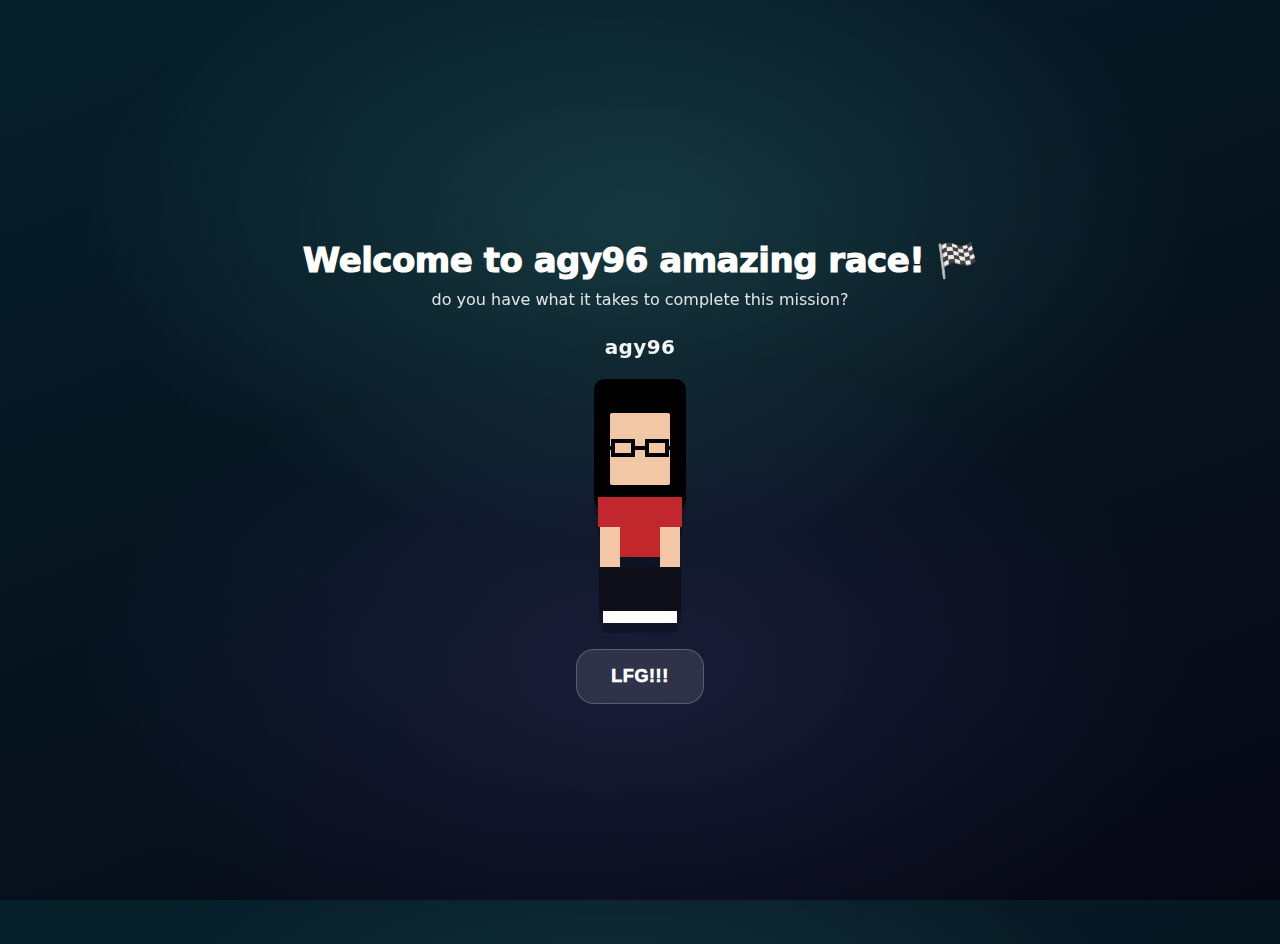
<file: index.html>
<!doctype html>
<html>
<head>
<meta charset="utf-8"/>
<meta name="viewport" content="width=device-width,initial-scale=1,maximum-scale=1,user-scalable=no"/>
<title>agy96 Amazing Race</title>

<style>
@media (max-height: 700px){
  .pixel{
    transform:scale(0.9);
  }
}
  
  html,body{
    margin:0;height:100%;
    /* More contrast so black hair shows */
    background:
      radial-gradient(900px 520px at 50% 25%, rgba(120,255,235,0.14), transparent 62%),
      radial-gradient(900px 520px at 50% 75%, rgba(160,120,255,0.12), transparent 62%),
      linear-gradient(160deg,#06202a,#070714);
    font-family:system-ui,-apple-system,Segoe UI,Roboto,Arial;
    color:#fff;
  }

  #wrap{
    height:100%;
    display:flex;
    flex-direction:column;
    align-items:center;
    justify-content:center;
    text-align:center;
    padding:22px;
  }

  h1{
    font-size:34px;
    margin:0 0 10px;
    font-weight:1000;
    letter-spacing:-0.5px;
  }

  .sub{
    opacity:0.88;
    font-size:16px;
    margin-bottom:18px;
  }

  /* plain label */
  .nameLabel{
    font-weight:900;
    opacity:0.95;
    margin: 8px 0 10px;
    letter-spacing:0.4px;
    font-size:20px;
  }

  /* ===== PIXEL CHARACTER (block parts, easy to tweak) ===== */
  .pixel{
    width:140px;
    height:220px;
    position:relative;
    margin: 10px 0 50px;   /* more bottom space */
    image-rendering:pixelated;
    filter: drop-shadow(0 10px 0 rgba(0,0,0,0.22));
  }

  /* Long hair */
  .hair{
    position:absolute;
    width:92px;
    height:130px;
    background:#000;
    top:0;
    left:50%;
    transform:translateX(-50%);
    border-radius:10px;
  }

  /* Face sits INSIDE hair (prevents “mask” look) */
  .face{
    position:absolute;
    width:60px;
    height:72px;
    background:#f1c7a6;
    top:34px;
    left:50%;
    transform:translateX(-50%);
    border-radius:2px;
  }

  /* Glasses: --[]--[]-- */
  .glasses{
    position:absolute;
    top:60px;
    left:50%;
    transform:translateX(-50%);
    display:flex;
    align-items:center;
    gap:0;
  }
  .glasses .side{
    width:12px;
    height:4px;
    background:#000;
  }
  .glasses .lens{
    width:24px;
    height:18px;
    border:4px solid #000;
    box-sizing:border-box;
    background:transparent;
  }
  .glasses .bridge{
    width:10px;
    height:4px;
    background:#000;
  }

  /* ===== RED T-SHIRT ===== */
.body{
  position:absolute;
  top:118px;
  left:50%;
  transform:translateX(-50%);
  width:80px;
  height:60px;
  background:#c1272d;
}

/* short sleeves */
.sleeve{
  position:absolute;
  top:118px;
  width:24px;
  height:30px;
  background:#c1272d;
}
.sleeve.left{ left:28px; }
.sleeve.right{ right:28px; }

/* arms start below sleeves */
.arm{
  position:absolute;
  top:148px;
  width:20px;
  height:48px;
  background:#f1c7a6;
}
.arm.left{ left:30px; }
.arm.right{ right:30px; }



  /* Pants + shoes */
  .pants{
  position:absolute;
  top:188px;   /* move slightly down */
  left:50%;
  transform:translateX(-50%);
  width:82px;
  height:46px;
  background:#0e0e18;
}


  .shoes{
    position:absolute;
    top:232px;
    left:50%;
    transform:translateX(-50%);
    width:74px;
    height:12px;
    background:#fff;
  }

  button{
    padding:16px 34px;
    border-radius:18px;
    border:1px solid rgba(255,255,255,0.22);
    background:rgba(255,255,255,0.10);
    color:#fff;
    font-weight:1000;
    font-size:18px;
    letter-spacing:0.6px;
  }
  button:active{ transform:scale(0.98); }
</style>
</head>

<body>
<div id="wrap">
  <h1>Welcome to agy96 amazing race! 🏁</h1>
  <div class="sub">do you have what it takes to complete this mission?</div>

  <div class="nameLabel">agy96</div>

  <div class="pixel">
    <div class="hair"></div>
    <div class="face"></div>

    <div class="glasses">
      <div class="side"></div>
      <div class="lens"></div>
      <div class="bridge"></div>
      <div class="lens"></div>
      <div class="side"></div>
    </div>

    <div class="body"></div>
<div class="sleeve left"></div>
<div class="sleeve right"></div>

<div class="arm left"></div>
<div class="arm right"></div>


    <div class="pants"></div>
    <div class="shoes"></div>
  </div>

  <button id="goBtn">LFG!!!</button>
</div>

<!-- BGM -->
<audio id="bgm" src="./arcade.mp3" preload="auto" loop></audio>

<script>
  document.getElementById("goBtn").addEventListener("click", () => {
    if (window.tryPlayBgm) window.tryPlayBgm();
    location.href = "./tampines.html";
  });
</script>
<script src="./js/bgm.js"></script>
</body>
</html>
</file>
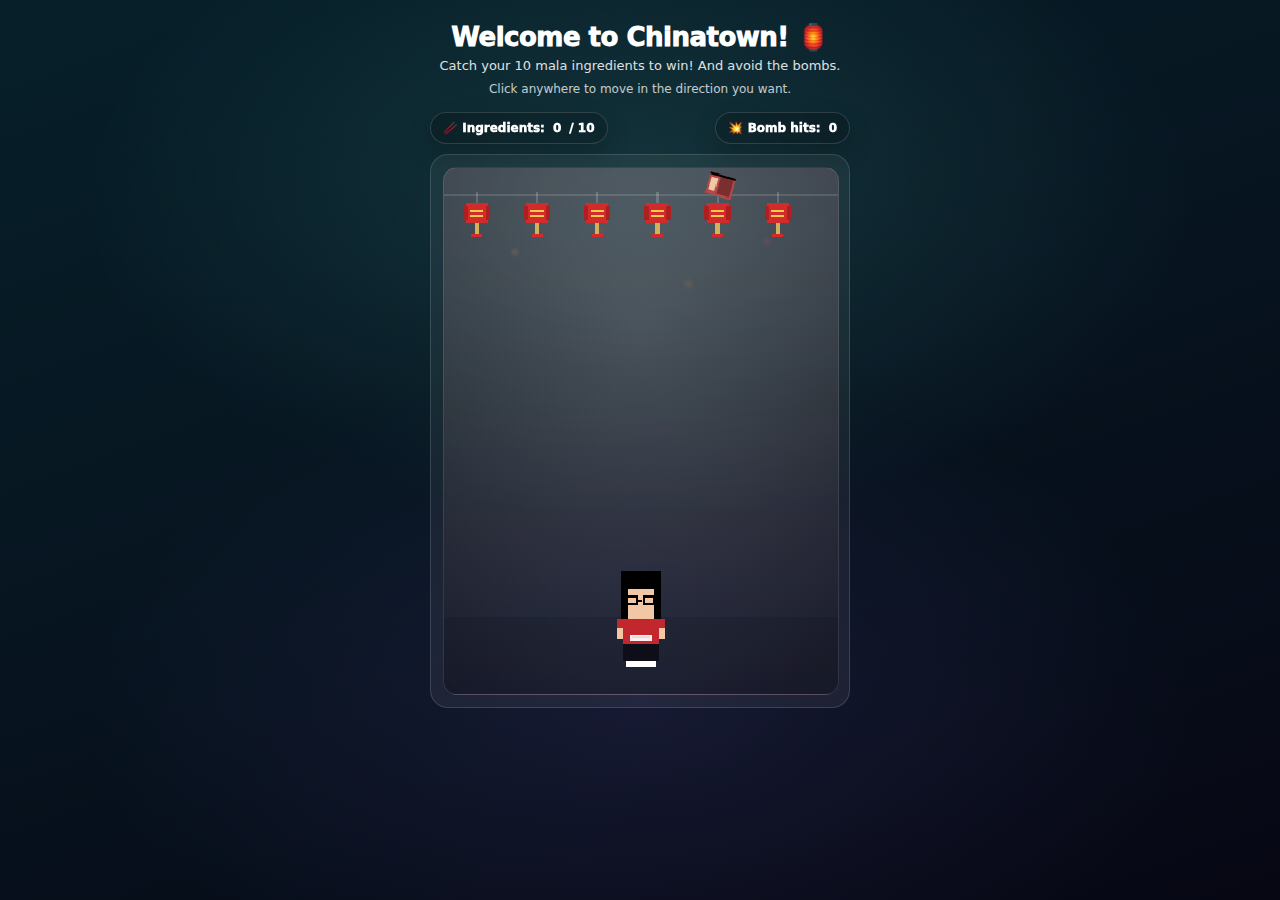
<file: chinatown.html>
<!doctype html>
<html>
<head>
<meta charset="utf-8"/>
<meta name="viewport" content="width=device-width,initial-scale=1,maximum-scale=1,user-scalable=no"/>
<title>Welcome to Chinatown!</title>

<style>
  :root{
    --maxw: 420px;
    --stroke: rgba(255,255,255,0.14);
  }

  html,body{
    margin:0;height:100%;
    font-family:system-ui,-apple-system,Segoe UI,Roboto,Arial;
    color:#fff;
    background:
      radial-gradient(900px 520px at 50% 22%, rgba(120,255,235,0.12), transparent 62%),
      radial-gradient(900px 520px at 50% 78%, rgba(160,120,255,0.10), transparent 62%),
      linear-gradient(160deg,#06202a,#070714);
  }

  .wrap{
    height:100%;
    display:flex;
    flex-direction:column;
    align-items:center;
    justify-content:flex-start;
    padding:16px 14px 14px;
    box-sizing:border-box;
  }

  h1{
    margin:6px 0 6px;
    font-weight:1000;
    letter-spacing:-0.5px;
    font-size:26px;
    text-align:center;
  }

  .sub{
    margin:0 0 8px;
    opacity:0.86;
    text-align:center;
    font-size:13px;
    line-height:1.25;
  }

  .hint{
    margin:0 0 10px;
    opacity:0.75;
    text-align:center;
    font-size:12px;
  }

  /* Hide title/subtitle/hint when win scene shows */
  .titleBlock.hide{ display:none; }

  .hud{
    width:min(var(--maxw), 94vw);
    display:flex;
    align-items:center;
    justify-content:space-between;
    margin:6px 0 10px;
  }

  .pill{
    display:inline-flex;
    align-items:center;
    gap:8px;
    padding:8px 12px;
    border-radius:999px;
    border:1px solid var(--stroke);
    background:rgba(0,0,0,0.20);
    backdrop-filter: blur(6px);
    box-shadow: 0 10px 24px rgba(0,0,0,0.18);
    font-weight:1000;
    font-size:12px;
  }

  .stageCard{
    width:min(var(--maxw), 94vw);
    border:1px solid rgba(255,255,255,0.14);
    background:rgba(255,255,255,0.06);
    border-radius:18px;
    padding:12px;
    box-sizing:border-box;
  }

  .stage{
    position:relative;
    width:100%;
    aspect-ratio: 3 / 4;
    border-radius:14px;
    overflow:hidden;
    border:1px solid rgba(255,255,255,0.10);
    background:
      radial-gradient(120% 120% at 50% 30%, rgba(255,255,255,0.10) 0%, rgba(0,0,0,0.10) 65%, rgba(0,0,0,0.18) 100%),
      linear-gradient(180deg, rgba(255,80,120,0.07), rgba(0,0,0,0.00)),
      linear-gradient(180deg, rgba(255,255,255,0.10), rgba(0,0,0,0.06));
  }

  /* subtle lantern glow dots */
  .stage:before{
    content:"";
    position:absolute; inset:0;
    background:
      radial-gradient(10px 10px at 18% 16%, rgba(255,180,80,0.18), transparent 60%),
      radial-gradient(10px 10px at 82% 14%, rgba(255,80,120,0.16), transparent 60%),
      radial-gradient(12px 12px at 62% 22%, rgba(255,180,80,0.12), transparent 60%),
      radial-gradient(10px 10px at 40% 12%, rgba(255,80,120,0.12), transparent 60%);
    pointer-events:none;
    opacity:0.85;
  }

  canvas{
    width:100%;
    height:100%;
    display:block;
    image-rendering:pixelated;
  }

  /* Win scene */
  .winWrap{
    width:min(var(--maxw), 94vw);
    display:none;
    flex-direction:column;
    align-items:center;
    gap:14px;
    margin-top:10px;
  }
  .winWrap.show{ display:flex; }

  .winText{
    width:min(var(--maxw), 94vw);
    text-align:center;
    font-weight:1000;
    font-size:16px;
    line-height:1.25;
  }

  .eatStage{
    width:min(var(--maxw), 94vw);
    border:1px solid rgba(255,255,255,0.14);
    background:rgba(255,255,255,0.06);
    border-radius:18px;
    padding:12px;
    box-sizing:border-box;
  }
  .eatBox{
    position:relative;
    width:100%;
    aspect-ratio: 3 / 2;
    border-radius:14px;
    overflow:hidden;
    border:1px solid rgba(255,255,255,0.10);
    background:
      radial-gradient(120% 120% at 50% 30%, rgba(255,255,255,0.10) 0%, rgba(0,0,0,0.10) 65%, rgba(0,0,0,0.18) 100%),
      linear-gradient(180deg, rgba(255,80,120,0.06), rgba(0,0,0,0.00));
  }

  .btn{
    width:min(var(--maxw), 94vw);
    padding:16px 18px;
    border-radius:18px;
    border:1px solid rgba(255,255,255,0.22);
    background:rgba(255,255,255,0.10);
    color:#fff;
    font-weight:1000;
    font-size:16px;
    letter-spacing:0.4px;
  }
  .btn:active{ transform:scale(0.98); }

  .gameWrap.hide{ display:none; }

  @media (max-width: 360px){
    h1{ font-size:24px; }
    .sub{ font-size:12px; }
    .pill{ font-size:11px; }
  }
</style>
</head>

<body>
<div class="wrap">

  <div class="titleBlock" id="titleBlock">
    <h1>Welcome to Chinatown! 🏮</h1>
    <div class="sub">Catch your 10 mala ingredients to win! And avoid the bombs.</div>
    <div class="hint">Click anywhere to move in the direction you want.</div>
  </div>

  <div class="hud gameWrap" id="gameHud">
    <div class="pill">🥢 Ingredients: <span id="score">0</span> / 10</div>
    <div class="pill">💥 Bomb hits: <span id="hits">0</span></div>
  </div>

  <div class="stageCard gameWrap" id="gameWrap">
    <div class="stage">
      <canvas id="game" width="360" height="480" aria-label="Chinatown falling ingredients game"></canvas>
    </div>
  </div>

  <!-- WIN SCENE -->
  <div class="winWrap" id="winWrap">
    <div class="winText">Congrats! Let’s get you full before your adventure continues.</div>
    <div class="eatStage">
      <div class="eatBox">
        <canvas id="eat" width="360" height="240" aria-label="agy96 eating scene"></canvas>
      </div>
    </div>
    <button class="btn" id="fullBtn">Click when you’re full</button>
  </div>

</div>

<audio id="bgm" src="./arcade.mp3" loop></audio>

<script>
/* =========================
   SETTINGS YOU CAN EDIT
========================= */

const WIN_TARGET = 10;



/* =========================
   GAME CANVAS
========================= */
const canvas = document.getElementById("game");
const ctx = canvas.getContext("2d");

const scoreEl = document.getElementById("score");
const hitsEl  = document.getElementById("hits");
const gameWrap = document.getElementById("gameWrap");
const gameHud  = document.getElementById("gameHud");
const titleBlock = document.getElementById("titleBlock");

const winWrap = document.getElementById("winWrap");
const fullBtn = document.getElementById("fullBtn");

let running = true;
let score = 0;
let bombHits = 0;
let shake = 0;

const W = canvas.width;
const H = canvas.height;

/* Player (size matches your “good earlier version”) */
const player = {
  x: W/2,
  y: H - 52,
  tx: W/2,
  w: 26,
  h: 44
};

const drops = [];
let spawnTimer = 0;

const TYPES = [
  { kind:"ingredient", name:"cabbage" },
  { kind:"ingredient", name:"mushroom" },
  { kind:"ingredient", name:"beef" },
  { kind:"ingredient", name:"tofu" },
  { kind:"ingredient", name:"lotus" },
  { kind:"ingredient", name:"chili" },
  { kind:"bomb",       name:"bomb" }
];

function rand(min,max){ return Math.random()*(max-min)+min; }
function clamp(v,a,b){ return Math.max(a, Math.min(b,v)); }

function spawn(){
  const isBomb = Math.random() < 0.20;
  const pick = isBomb ? TYPES.find(x=>x.name==="bomb") : TYPES[Math.floor(rand(0,6))];
  drops.push({
    kind: pick.kind,
    name: pick.name,
    x: rand(18, W-18),
    y: -20,
    vy: rand(1.6, 2.4) + Math.min(1.2, score*0.06),
    rot: rand(0, Math.PI*2),
    vr: rand(-0.04, 0.04)
  });
}

function rectHit(ax,ay,aw,ah, bx,by,bw,bh){
  return ax < bx+bw && ax+aw > bx && ay < by+bh && ay+ah > by;
}

/* =========================
   BACKGROUND
========================= */
function bg(){
  ctx.clearRect(0,0,W,H);
  ctx.fillStyle = "rgba(0,0,0,0.10)";
  ctx.fillRect(0, H-70, W, 70);

  ctx.globalAlpha = 0.9;
  ctx.fillStyle = "rgba(255,255,255,0.14)";
  ctx.fillRect(0, 24, W, 2);
  ctx.globalAlpha = 1;

  for(let i=0;i<6;i++){
    const lx = 30 + i*55;
    drawLantern(lx, 34, 1);
  }
}

function drawLantern(x,y,s){
  ctx.save();
  ctx.translate(x,y);
  ctx.scale(s,s);
  ctx.fillStyle="rgba(255,255,255,0.18)";
  ctx.fillRect(-1,-12,2,12);
  ctx.fillStyle="#d22b2b";
  ctx.fillRect(-10,-2,20,18);
  ctx.fillStyle="#b01f1f";
  ctx.fillRect(-12,1,4,12);
  ctx.fillRect(8,1,4,12);
  ctx.fillStyle="#f2c94c";
  ctx.fillRect(-6,4,12,2);
  ctx.fillRect(-6,9,12,2);
  ctx.fillStyle="#d1b15a";
  ctx.fillRect(-2,16,4,10);
  ctx.fillStyle="#d22b2b";
  ctx.fillRect(-5,26,10,3);
  ctx.restore();
}

/* =========================
   GLASSES (single source of truth)
   draws: --[]-[]-- with bridge + temple arms
========================= */
function drawGlasses(g, x, y, lensW, lensH, thick, gap, armLen){
  g.fillStyle = "#000";

  // left lens
  g.fillRect(x, y, lensW, thick);
  g.fillRect(x, y, thick, lensH);
  g.fillRect(x, y + lensH - thick, lensW, thick);
  g.fillRect(x + lensW - thick, y, thick, lensH);

  // right lens
  const rx = x + lensW + gap;
  g.fillRect(rx, y, lensW, thick);
  g.fillRect(rx, y, thick, lensH);
  g.fillRect(rx, y + lensH - thick, lensW, thick);
  g.fillRect(rx + lensW - thick, y, thick, lensH);

  // bridge (centered on lens midline)
  const armY = y + Math.floor(lensH / 2); // <-- use midline for arms AND bridge
  const bridgeW = Math.max(3, gap - 1);
  g.fillRect(x + lensW, armY, bridgeW, 2);

  // temple arms (same midline so you always see the “--”)
  g.fillRect(x - armLen, armY, armLen, 2);
  g.fillRect(rx + lensW, armY, armLen, 2);
}

/* =========================
   GAMEPLAY AVATAR (small + plate)
   - same “old good” proportions
   - fixes: glasses arms + higher position
   - fixes: not sleeveless (adds sleeves)
========================= */
function drawAgyGameplay(px, py){
  const x = px, y = py;

  // hair (simple rectangular blob like you want)
  ctx.fillStyle="#000";
  ctx.fillRect(x-18, y-60, 36, 60);

  // face
  ctx.fillStyle="#f1c7a6";
  ctx.fillRect(x-12, y-44, 24, 28);

  // glasses (nudge right + shorter temple arms so it stays on the face)
  const gy = y - 38;
  const lensW = 11, lensH = 9;
  const thick = 2, gap = 5, armLen = 4;   // <-- armLen reduced
  const leftX = x - 14;                   // <-- moved right (was x-16)
  drawGlasses(ctx, leftX, gy, lensW, lensH, thick, gap, armLen);

  // shirt
  ctx.fillStyle="#c1272d";
  ctx.fillRect(x-16, y-16, 32, 22);

  // sleeves (so it’s not sleeveless)
  ctx.fillRect(x-22, y-16, 6, 8);
  ctx.fillRect(x+16, y-16, 6, 8);

  // arms
  ctx.fillStyle="#f1c7a6";
  ctx.fillRect(x-22, y-8, 6, 10);
  ctx.fillRect(x+16, y-8, 6, 10);

  // plate
  ctx.fillStyle="rgba(255,255,255,0.92)";
  ctx.fillRect(x-10, y-2, 20, 6);
  ctx.fillStyle="rgba(0,0,0,0.08)";
  ctx.fillRect(x-8, y-1, 16, 2);

  // pants + shoes
  ctx.fillStyle="#0e0e18";
  ctx.fillRect(x-16, y+6, 32, 16);

  ctx.fillStyle="#fff";
  ctx.fillRect(x-14, y+22, 28, 5);
}

/* =========================
   FALLING OBJECTS
========================= */
function drawDrop(d){
  ctx.save();
  ctx.translate(d.x, d.y);
  ctx.rotate(d.rot);

  if(d.kind === "bomb"){
    ctx.fillStyle="#222";
    ctx.fillRect(-12,-10,24,20);
    ctx.fillStyle="#111";
    ctx.fillRect(-10,-8,20,16);
    ctx.fillStyle="#888";
    ctx.fillRect(-4,-16,8,6);
    ctx.fillStyle="#f2c94c";
    ctx.fillRect(4,-16,6,3);
    ctx.fillStyle="#ff5b5b";
    ctx.fillRect(10,-17,3,3);
  } else {
    if(d.name==="cabbage"){
      ctx.fillStyle="#5ecb6a"; ctx.fillRect(-12,-12,24,24);
      ctx.fillStyle="#7fe68a"; ctx.fillRect(-6,-10,12,20);
      ctx.fillStyle="#43a754"; ctx.fillRect(-10,-6,20,12);
    }
    if(d.name==="mushroom"){
      ctx.fillStyle="#c94b4b"; ctx.fillRect(-14,-12,28,16);
      ctx.fillStyle="#fff";    ctx.fillRect(-8,-6,4,4);
      ctx.fillRect(0,-8,4,4);
      ctx.fillRect(6,-4,4,4);
      ctx.fillStyle="#e8d8c2"; ctx.fillRect(-6,4,12,14);
      ctx.fillStyle="#000";    ctx.fillRect(-14,-12,28,2);
    }
    if(d.name==="beef"){
      ctx.fillStyle="#b44949"; ctx.fillRect(-12,-10,24,20);
      ctx.fillStyle="#f1c7a6"; ctx.fillRect(-10,-6,6,12);
      ctx.fillStyle="#7a2e2e"; ctx.fillRect(-2,-8,12,16);
      ctx.fillStyle="#000";    ctx.fillRect(-12,-10,24,2);
    }
    if(d.name==="tofu"){
      ctx.fillStyle="#f2f2f2"; ctx.fillRect(-12,-12,24,24);
      ctx.fillStyle="#d8d8d8"; ctx.fillRect(-12,8,24,4);
      ctx.fillStyle="#b6e4c3"; ctx.fillRect(-6,-6,4,4);
      ctx.fillRect(2,0,4,4);
    }
    if(d.name==="lotus"){
      ctx.fillStyle="#f6d1c9"; ctx.fillRect(-12,-12,24,24);
      ctx.fillStyle="#eab2a7"; ctx.fillRect(-8,-8,16,16);
      ctx.fillStyle="#f6d1c9";
      ctx.fillRect(-5,-5,3,3);
      ctx.fillRect(2,-4,3,3);
      ctx.fillRect(-1,2,3,3);
    }
    if(d.name==="chili"){
      ctx.fillStyle="#ff3b3b"; ctx.fillRect(-12,-6,24,12);
      ctx.fillStyle="#b01f1f"; ctx.fillRect(-6,-8,12,16);
      ctx.fillStyle="#43a754"; ctx.fillRect(10,-10,4,6);
    }
  }
  ctx.restore();
}

/* =========================
   INPUT
========================= */
function onTap(clientX){
  tryPlayBgm();
  const rect = canvas.getBoundingClientRect();
  const x = (clientX - rect.left) * (canvas.width / rect.width);
  player.tx = clamp(x, 20, W-20);
}

canvas.addEventListener("mousedown", (e)=> onTap(e.clientX));
canvas.addEventListener("touchstart", (e)=>{
  const t = e.touches[0];
  onTap(t.clientX);
}, {passive:true});

/* =========================
   LOOP
========================= */
function step(){
  if(!running) return;

  // spawn
  spawnTimer++;
  if(spawnTimer > 28){
    spawnTimer = 0;
    spawn();
  }

  // player easing
  player.x += (player.tx - player.x) * 0.18;

  // update drops
  for(let i=drops.length-1;i>=0;i--){
    const d = drops[i];
    d.y += d.vy;
    d.rot += d.vr;

    const pBox = { x: player.x - player.w/2, y: player.y - player.h, w: player.w, h: player.h };
    const dBox = { x: d.x - 14, y: d.y - 14, w: 28, h: 28 };

    if(rectHit(pBox.x,pBox.y,pBox.w,pBox.h, dBox.x,dBox.y,dBox.w,dBox.h)){
      drops.splice(i,1);

      if(d.kind === "bomb"){
        bombHits++;
        hitsEl.textContent = bombHits;
        shake = 10;
        score = Math.max(0, score-1);
        scoreEl.textContent = score;
      } else {
        score++;
        scoreEl.textContent = score;
        if(score >= WIN_TARGET){
          win();
          return;
        }
      }
    } else if(d.y > H + 30){
      drops.splice(i,1);
    }
  }

  // draw
  ctx.save();
  if(shake>0){
    shake *= 0.85;
    ctx.translate(rand(-shake, shake), rand(-shake, shake));
  }

  bg();
  for(const d of drops) drawDrop(d);
  drawAgyGameplay(player.x, player.y);

  ctx.restore();
  requestAnimationFrame(step);
}
requestAnimationFrame(step);

/* =========================
   WIN FLOW
========================= */
function win(){
  running = false;
  gameWrap.classList.add("hide");
  gameHud.classList.add("hide");
  titleBlock.classList.add("hide");
  winWrap.classList.add("show");
  startEatingScene();
}

/* =========================
   EATING SCENE (keep old vibe)
   - restore full avatar
   - only change glasses to --[]-[]--
   - utensil closer to hand
========================= */
const eatCanvas = document.getElementById("eat");
const eatCtx = eatCanvas.getContext("2d");
let eatTick = 0;

function drawTextLabel(g, text, x, y){
  g.save();
  g.font = "900 14px system-ui, -apple-system, Segoe UI, Roboto, Arial"; // smaller
  g.textAlign = "center";
  g.fillStyle = "rgba(0,0,0,0.35)";
  g.fillText(text, x+2, y+2);
  g.fillStyle = "#fff";
  g.fillText(text, x, y);
  g.restore();
}


function drawAgyEating(g, cx, cy){
  // hair (old look)
  g.fillStyle="#000";
  g.fillRect(cx-20, cy-70, 40, 60);

  // face
  g.fillStyle="#f1c7a6";
  g.fillRect(cx-14, cy-56, 28, 28);

  // glasses (old-size, but with temple arms + bridge)
  const lensW = 12, lensH = 9;
  const thick = 2, gap = 5, armLen = 7;
  const gy = cy - 50;     // keep nice placement
  const leftX = cx - 18;
  drawGlasses(g, leftX, gy, lensW, lensH, thick, gap, armLen);

  // shirt
  g.fillStyle="#c1272d";
  g.fillRect(cx-18, cy-28, 36, 22);

  // arm (towards utensil)
  g.fillStyle="#f1c7a6";
  g.fillRect(cx+18, cy-18, 10, 10);
}

function drawEating(){
  eatTick++;

  const W2 = eatCanvas.width;
  const H2 = eatCanvas.height;
  eatCtx.clearRect(0,0,W2,H2);

  // table
  eatCtx.fillStyle="rgba(0,0,0,0.20)";
  eatCtx.fillRect(0, H2-60, W2, 60);

  // plate
  eatCtx.fillStyle="rgba(255,255,255,0.92)";
  eatCtx.fillRect(W2/2-60, H2-78, 120, 18);
  eatCtx.fillStyle="rgba(0,0,0,0.10)";
  eatCtx.fillRect(W2/2-52, H2-72, 104, 6);

  // food dots
  for(let i=0;i<10;i++){
    eatCtx.fillStyle = i%2? "#ff5b5b":"#57b15f";
    eatCtx.fillRect(W2/2-45 + (i*9), H2-74 + (i%3), 4, 4);
  }

  const cx = W2/2;
  const cy = H2-84;

  // label (no pill)
  drawTextLabel(eatCtx, "agy96", cx, cy-92);

  // avatar (restored)
  drawAgyEating(eatCtx, cx, cy);

  // utensil (closer to hand)
  const bob = Math.sin(eatTick*0.18) * 6;
  eatCtx.fillStyle="#d1b15a";
  eatCtx.fillRect(cx+22, cy-22 + bob, 4, 18);   // moved from +40 to +30
  eatCtx.fillStyle="#fff";
  eatCtx.fillRect(cx+20, cy-28 + bob, 8, 6);

  if(winWrap.classList.contains("show")){
    requestAnimationFrame(drawEating);
  }
}

function startEatingScene(){
  drawEating();
}

/* =========================
   BUTTON: back to map
========================= */
fullBtn.addEventListener("click", ()=>{
  // Mark Chinatown done
  localStorage.setItem("done_chinatown", "1");

  // Next prompt must be MacRitchie (index 1)
  localStorage.setItem("mapPromptIndex", "1");

  // Safari cache-bust (prevents bfcache restoring old prompt)
  const nextUrl = "./map.html?t=" + Date.now();
  if (window.playThenNavigate) {
    window.playThenNavigate(nextUrl);
    return;
  }
  location.href = nextUrl;
});

</script>
  <script src="./js/bgm.js"></script>

</body>
</html>
</file>
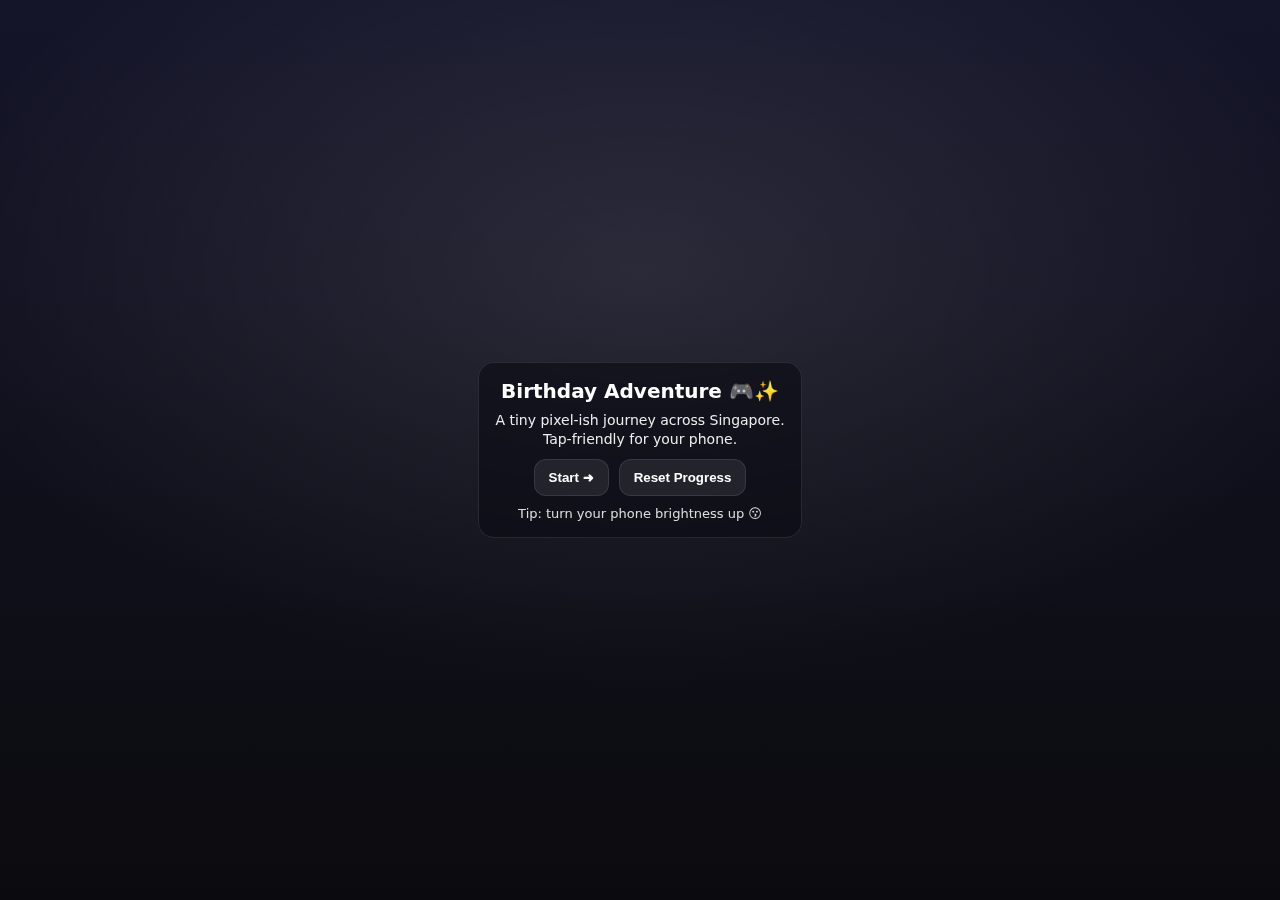
<file: index-gwen.html>
<!doctype html>
<html>
<head>
  <meta charset="utf-8"/>
  <meta name="viewport" content="width=device-width,initial-scale=1,maximum-scale=1,user-scalable=no"/>
  <title>Birthday Adventure</title>
  <link rel="stylesheet" href="./css/style.css">
</head>
<body>
<div id="wrap">
  <div class="bg"></div>

  <div class="centerOverlay">
    <div class="card">
      <div class="big">Birthday Adventure 🎮✨</div>
      <div class="small">
        A tiny pixel-ish journey across Singapore.<br/>
        Tap-friendly for your phone.
      </div>
      <div class="btnRow">
        <button onclick="location.href='./tampines.html'">Start ➜</button>
        <button id="resetBtn">Reset Progress</button>
      </div>
      <div class="hint">Tip: turn your phone brightness up 😗</div>
    </div>
  </div>
</div>

<script type="module">
  import { resetAll } from "./js/app.js";
  document.getElementById("resetBtn").onclick = () => { resetAll(); alert("Progress reset!"); };
</script>
</body>
</html>
</file>
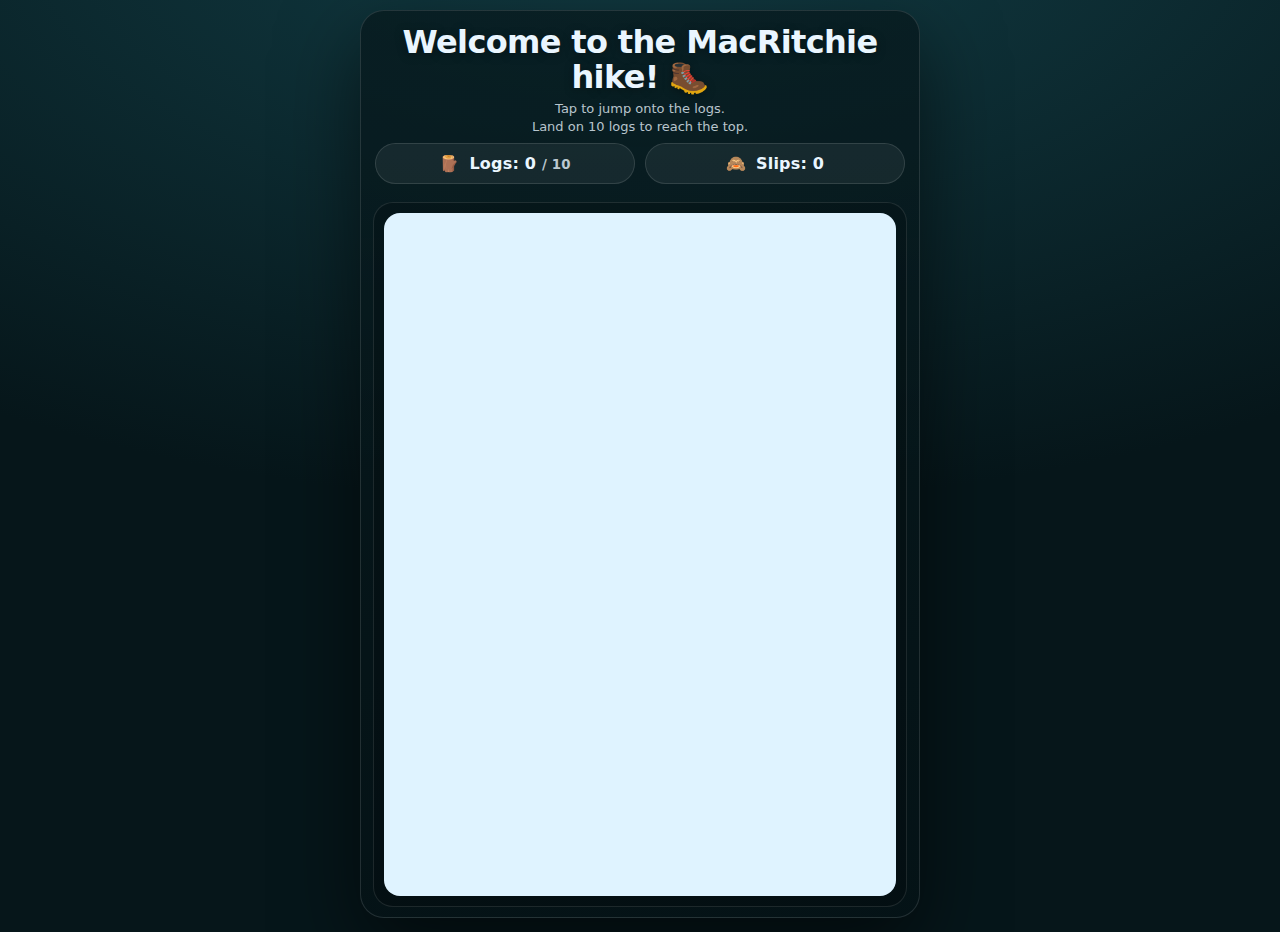
<file: macritchie.html>
<!doctype html>
<html lang="en">
<head>
  <meta charset="utf-8" />
  <meta name="viewport" content="width=device-width, initial-scale=1, viewport-fit=cover" />
  <title>MacRitchie Hike</title>
  <style>
    :root{
      --cardBg1: rgba(7, 24, 28, 0.74);
      --cardBg2: rgba(5, 18, 22, 0.70);
      --border: rgba(255,255,255,0.12);
      --text: #eaf6ff;
      --muted: rgba(234,246,255,0.78);
    }
    *{ box-sizing:border-box; -webkit-tap-highlight-color: transparent; }
    body{
      margin:0;
      font-family: ui-sans-serif, system-ui, -apple-system, Segoe UI, Roboto, Helvetica, Arial;
      background: radial-gradient(1200px 600px at 50% -10%, #123d45, #06161a);
      color: var(--text);
    }
    .wrap{
      min-height:100svh;
      display:flex;
      justify-content:center;
      padding: 10px 12px 14px;
    }
    .card{
      width:min(560px, 100%);
      border-radius: 24px;
      background: linear-gradient(180deg, var(--cardBg1), var(--cardBg2));
      border: 1px solid var(--border);
      box-shadow: 0 30px 80px rgba(0,0,0,0.55);
      overflow:hidden;
    }
    .page{ display:none; }
    .page.active{ display:block; }

    .header{
      padding: 14px 14px 8px;
      text-align:center;
    }
    h1{
      margin: 0 0 6px;
      font-size: 32px;
      line-height: 1.08;
      font-weight: 900;
      letter-spacing: -0.02em;
      text-shadow: 0 2px 10px rgba(0,0,0,0.35);
    }
    .sub{
      margin: 0;
      color: var(--muted);
      font-size: 13px;
      line-height: 1.35;
    }

    .hud{
      display:flex;
      gap: 10px;
      justify-content: space-between;
      padding: 0 14px 10px;
    }
    .pill{
      flex:1;
      display:flex;
      align-items:center;
      justify-content:center;
      gap:10px;
      border-radius: 999px;
      padding: 10px 10px;
      background: rgba(255,255,255,0.06);
      border: 1px solid rgba(255,255,255,0.12);
      font-weight: 800;
      letter-spacing: 0.2px;
      min-width: 0;
    }
    .pill small{
      color: var(--muted);
      font-weight: 700;
    }

    .stage{ padding: 8px 12px 10px; }
    .frame{
      border-radius: 20px;
      background: rgba(0,0,0,0.16);
      border: 1px solid rgba(255,255,255,0.10);
      padding: 10px;
    }
    canvas{
      width:100%;
      height:auto;
      display:block;
      border-radius: 16px;
      background: #dff3ff;
      touch-action: manipulation;
    }

    .hint{
      padding: 0 16px 14px;
      text-align:center;
      color: var(--muted);
      font-size: 12px;
      line-height: 1.35;
    }

    .viewWrap{ padding: 14px 12px 12px; }
    .viewTitle{
      text-align:center;
      font-weight: 900;
      font-size: 22px;
      margin: 6px 0 8px;
      letter-spacing: -0.01em;
    }
    .viewSubtitle{
      text-align:center;
      color: var(--muted);
      margin: 0 0 10px;
      font-size: 13px;
    }
    .viewFrame{
      border-radius: 20px;
      border: 1px solid rgba(255,255,255,0.10);
      overflow:hidden;
      background: rgba(0,0,0,0.16);
    }
    .footer{
      padding: 12px 16px 16px;
      display:flex;
      justify-content:center;
      gap: 10px;
      flex-wrap: wrap;
    }
    .btn{
      appearance:none;
      border: 0;
      border-radius: 999px;
      padding: 14px 16px;
      font-weight: 900;
      letter-spacing: 0.2px;
      background: rgba(255,255,255,0.10);
      color: var(--text);
      border: 1px solid rgba(255,255,255,0.16);
      cursor:pointer;
      width: 100%;
      max-width: 360px;
    }
    .btn.primary{
      background: linear-gradient(180deg, rgba(159,240,200,0.22), rgba(159,240,200,0.12));
      border: 1px solid rgba(159,240,200,0.28);
    }
    .btn:active{ transform: translateY(1px); }
  </style>
</head>

<body>
<div class="wrap">
  <div class="card">

    <!-- GAME PAGE -->
    <section id="gamePage" class="page active">
      <div class="header">
        <h1>Welcome to the MacRitchie hike! 🥾</h1>
        <p class="sub">Tap to jump onto the logs.<br/>Land on 10 logs to reach the top.</p>
      </div>

      <div class="hud">
        <div class="pill"><span>🪵</span><span>Logs:&nbsp;<strong id="logsCount">0</strong>&nbsp;<small>/ 10</small></span></div>
        <div class="pill"><span>🙈</span><span>Slips:&nbsp;<strong id="slipsCount">0</strong></span></div>
      </div>

      <div class="stage">
        <div class="frame">
          <canvas id="game" width="390" height="520" aria-label="MacRitchie hike game"></canvas>
        </div>
      </div>

    </section>

    <!-- VIEW PAGE -->
    <section id="viewPage" class="page">
      <div class="viewWrap">
        <div class="viewTitle">Enjoy the view, you deserve it! 🌅</div>
        <div class="viewSubtitle">MacRitchie complete, you made it to the top!</div>

        <div class="viewFrame">
          <canvas id="view" width="390" height="460" aria-label="View scene"></canvas>
        </div>

        <div class="footer">
          <button id="nextBtn" class="btn primary">I’m ready for my next adventure!</button>
        </div>
      </div>
    </section>

  </div>
</div>

<!-- BGM (will start on first user tap; then loops forever across pages) -->
<audio id="bgm" src="./arcade.mp3" preload="auto" loop></audio>

<script>
(() => {
  // ===== DOM =====
  const gamePage = document.getElementById("gamePage");
  const viewPage = document.getElementById("viewPage");
  const logsCountEl = document.getElementById("logsCount");
  const slipsCountEl = document.getElementById("slipsCount");
  const nextBtn = document.getElementById("nextBtn");


  // ===== CANVAS =====
  const canvas = document.getElementById("game");
  const ctx = canvas.getContext("2d");
  ctx.imageSmoothingEnabled = true;

  const viewCanvas = document.getElementById("view");
  const vctx = viewCanvas.getContext("2d");
  vctx.imageSmoothingEnabled = true;

  // ===== GLASSES HELPER =====
  function drawGlasses(ctx, leftX, gy, lensW, lensH, thick, gap, armLen){
    ctx.fillStyle = "#000";
    ctx.fillRect(leftX, gy, lensW, thick);
    ctx.fillRect(leftX, gy + lensH - thick, lensW, thick);
    ctx.fillRect(leftX, gy, thick, lensH);
    ctx.fillRect(leftX + lensW - thick, gy, thick, lensH);

    const rightX = leftX + lensW + gap;
    ctx.fillRect(rightX, gy, lensW, thick);
    ctx.fillRect(rightX, gy + lensH - thick, lensW, thick);
    ctx.fillRect(rightX, gy, thick, lensH);
    ctx.fillRect(rightX + lensW - thick, gy, thick, lensH);

    ctx.fillRect(leftX + lensW, gy + Math.floor(lensH/2) - 1, gap, 2);

    ctx.fillRect(leftX - armLen, gy + 2, armLen, 2);
    ctx.fillRect(rightX + lensW, gy + 2, armLen, 2);
  }

  // ===== CHINATOWN AVATAR — EXACT BUT (NO PLATE) =====
  // IMPORTANT: y is the FEET BASELINE
  // Shoe bottom is at y+27 (because shoes at y+22 height 5)
  const SHOE_BOTTOM_OFFSET = 27;

  function drawAgyGameplay(px, py){
    const x = px, y = py;

    // hair
    ctx.fillStyle="#000";
    ctx.fillRect(x-18, y-60, 36, 60);

    // face
    ctx.fillStyle="#f1c7a6";
    ctx.fillRect(x-12, y-44, 24, 28);

    // glasses
    const gy = y - 38;
    const lensW = 11, lensH = 9;
    const thick = 2, gap = 5, armLen = 4;
    const leftX = x - 14;
    drawGlasses(ctx, leftX, gy, lensW, lensH, thick, gap, armLen);

    // shirt
    ctx.fillStyle="#c1272d";
    ctx.fillRect(x-16, y-16, 32, 22);

    // sleeves
    ctx.fillRect(x-22, y-16, 6, 8);
    ctx.fillRect(x+16, y-16, 6, 8);

    // arms
    ctx.fillStyle="#f1c7a6";
    ctx.fillRect(x-22, y-8, 6, 10);
    ctx.fillRect(x+16, y-8, 6, 10);

    // (plate removed)

    // pants + shoes
    ctx.fillStyle="#0e0e18";
    ctx.fillRect(x-16, y+6, 32, 16);

    ctx.fillStyle="#fff";
    ctx.fillRect(x-14, y+22, 28, 5);
  }

  // ===== VIEW AVATAR — BACK VIEW: NO HEAD, ONLY HAIR RECT =====
  function drawAgyBackView(vx, vy){
    const x = vx, y = vy;

    // hair only (rectangle blob). No face/head.
    vctx.fillStyle="#000";
    vctx.fillRect(x-18, y-60, 36, 60);

    // shirt
    vctx.fillStyle="#c1272d";
    vctx.fillRect(x-16, y-16, 32, 22);

    // sleeves
    vctx.fillRect(x-22, y-16, 6, 8);
    vctx.fillRect(x+16, y-16, 6, 8);

    // arms
    vctx.fillStyle="#f1c7a6";
    vctx.fillRect(x-22, y-8, 6, 10);
    vctx.fillRect(x+16, y-8, 6, 10);

    // pants + shoes
    vctx.fillStyle="#0e0e18";
    vctx.fillRect(x-16, y+6, 32, 16);

    vctx.fillStyle="#fff";
    vctx.fillRect(x-14, y+22, 28, 5);
  }

  // ===== GAME CONFIG =====
  const GOAL = 10;
  const LOG_W = 88;
  const LOG_H = 14;
  const LOG_GAP_Y = 66;

  const world = {
    running: true,
    state: "playing", // playing | falling | win
    landed: 0,
    slips: 0,
    currentIndex: 0,
    camY: 0,
    camTargetY: 0,
    shake: 0
  };

  const player = {
    x: canvas.width * 0.5,
    y: canvas.height - 70, // FEET baseline
    vy: 0,
    ridingLogIndex: -1 // if >=0: stick to that log's center
  };

  let logs = [];
  let birds = [];

  const rand = (a,b)=>a + Math.random()*(b-a);

  function setHUD(){
    logsCountEl.textContent = String(world.landed);
    slipsCountEl.textContent = String(world.slips);
  }

  function resetGame(){
    world.running = true;
    world.state = "playing";
    world.landed = 0;
    world.currentIndex = 0;
    world.camY = 0;
    world.camTargetY = 0;
    world.shake = 0;

    player.x = canvas.width * 0.5;
    player.y = canvas.height - 70;
    player.vy = 0;
    player.ridingLogIndex = -1;

    logs = [];
    const baseY = canvas.height - 140;
    for (let i=0;i<GOAL;i++){
      const y = baseY - i*LOG_GAP_Y;
      logs.push({
        x: rand(22, canvas.width - LOG_W - 22),
        y,
        w: LOG_W,
        h: LOG_H,
        dir: Math.random()>0.5 ? 1 : -1,
        sp: rand(0.9, 1.7) + i*0.03
      });
    }

    birds = Array.from({length: 4}, () => ({
      x: rand(20, canvas.width-20),
      y: rand(60, 160),
      baseY: 0,
      phase: Math.floor(Math.random()*3),
      t: 0,
      sp: rand(0.6, 1.0),
      drift: rand(0.06, 0.12)
    }));
    birds.forEach(b=>b.baseY=b.y);

    setHUD();
  }

  function ensureBgm(){
    if (window.tryPlayBgm) window.tryPlayBgm();
  }

  // ===== INPUT =====
  function onTap(){
  ensureBgm();

  if (!world.running) return;
  if (world.state !== "playing") return;

  // 1) Compute the player's FOOT position in WORLD space
  // player.y is feet-baseline in world space already
  const footY = player.y + SHOE_BOTTOM_OFFSET;

  // 2) Find the log that is ACTUALLY under her feet (same-ish Y band)
  //    and also horizontally overlapping.
  //    This prevents "landing on 2nd branch" or "fall even though it looks aligned".
  const FOOT_BAND = 10; // tolerance pixels; tweak 8-14

  const pxL = player.x - 18;
  const pxR = player.x + 18;

  let bestIdx = -1;
  let bestDy = 1e9;

  for (let i = 0; i < logs.length; i++){
    const log = logs[i];

    // Must overlap in X
    const lxL = log.x;
    const lxR = log.x + log.w;
    const overlapX = (pxR > lxL) && (pxL < lxR);
    if (!overlapX) continue;

    // Must be close in Y (player feet close to log top)
    const dy = Math.abs(footY - log.y);
    if (dy <= FOOT_BAND && dy < bestDy){
      bestDy = dy;
      bestIdx = i;
    }
  }

  if (bestIdx !== -1){
    // LAND on the actual log found
    const target = logs[bestIdx];

    player.y = target.y - SHOE_BOTTOM_OFFSET;
    player.ridingLogIndex = bestIdx;

    // Count ONLY if this is the next required log (prevents double count / skipping)
    if (bestIdx === world.currentIndex){
      world.landed++;
      world.currentIndex++;
      setHUD();

      // camera follows upward
      const approxTop = player.y - 80;
      world.camTargetY = (canvas.height * 0.58) - approxTop;

      if (world.landed >= GOAL){
        world.state = "win";
        world.running = false;
        setTimeout(() => {
          gamePage.classList.remove("active");
          viewPage.classList.add("active");
        }, 220);
      }
    }

    return;
  }

  // MISS -> fall
  world.slips++;
  setHUD();
  world.state = "falling";
  world.shake = 10;
  player.vy = 6;
  player.ridingLogIndex = -1;
}


  function bindTapInput(){
    if (window.PointerEvent){
      canvas.addEventListener("pointerdown", (e)=>{
        e.preventDefault();
        onTap();
      }, { passive:false });
      return;
    }

  
  // ===== GAME UPDATE =====
  function update(dt){
    // logs move
    for (let i=0;i<logs.length;i++){
      const log = logs[i];
      log.x += log.dir * log.sp;
      if (log.x <= 14){ log.x = 14; log.dir *= -1; }
      if (log.x + log.w >= canvas.width - 14){ log.x = canvas.width - 14 - log.w; log.dir *= -1; }
    }

    // if riding a log, follow its center x every frame
    if (player.ridingLogIndex >= 0){
      const idx = player.ridingLogIndex;
      // safety guard
      if (logs[idx]){
        player.x = logs[idx].x + logs[idx].w/2;
        // keep y locked too (log is horizontal, no y movement)
        player.y = logs[idx].y - SHOE_BOTTOM_OFFSET;
      }
    }

    // birds bob + drift
    for (const b of birds){
      b.t += dt * b.sp;
      if (b.t >= 18){
        b.t = 0;
        b.phase = (b.phase + 1) % 3;
      }
      const offsets = [-5, 0, 4];
      b.y = b.baseY + offsets[b.phase];
      b.x += b.drift * dt;
      if (b.x > canvas.width + 18) b.x = -18;
    }

    if (world.state === "falling"){
      player.y += player.vy;
      player.vy += 0.55;
      if (player.y > canvas.height + 90){
        resetGame();
      }
    }

    world.camY += (world.camTargetY - world.camY) * 0.08;
    if (world.shake > 0) world.shake -= 1;
  }

  // ===== GAME DRAW =====
  function drawDayForestBackground(){
    const g = ctx.createLinearGradient(0,0,0,canvas.height);
    g.addColorStop(0, "#c8f0ff");
    g.addColorStop(0.55, "#b7f1d1");
    g.addColorStop(1, "#75c79a");
    ctx.fillStyle = g;
    ctx.fillRect(0,0,canvas.width,canvas.height);

    ctx.fillStyle = "rgba(66, 156, 120, 0.22)";
    for (let i=0;i<9;i++){
      ctx.beginPath();
      ctx.ellipse(i*55 + 25, 140 + (i%2)*10, 52, 28, 0, 0, Math.PI*2);
      ctx.fill();
    }

    ctx.fillStyle = "rgba(32, 92, 76, 0.20)";
    for (let x=10; x<canvas.width; x+=48){
      ctx.fillRect(x, 120, 20, canvas.height-120);
    }

    ctx.fillStyle = "rgba(55, 155, 105, 0.34)";
    for (let i=0;i<10;i++){
      ctx.beginPath();
      ctx.ellipse(i*44 + 20, 270 + (i%2)*8, 48, 26, 0, 0, Math.PI*2);
      ctx.fill();
    }

    drawTree(38, 165, 95, 320);
    drawTree(canvas.width - 133, 160, 95, 330);

    ctx.fillStyle = "rgba(64, 112, 80, 0.46)";
    ctx.fillRect(0, canvas.height-54, canvas.width, 54);
  }

  function drawTree(x, y, w, h){
    ctx.fillStyle = "rgba(149, 101, 72, 0.95)";
    ctx.fillRect(x + w*0.35, y + 80, w*0.28, h - 80);
    ctx.fillRect(x + w*0.18, y + 125, w*0.22, 18);
    ctx.fillRect(x + w*0.58, y + 140, w*0.20, 18);

    ctx.fillStyle = "rgba(74, 168, 100, 0.95)";
    ctx.beginPath(); ctx.ellipse(x + w*0.5, y + 70, w*0.55, 46, 0, 0, Math.PI*2); ctx.fill();
    ctx.beginPath(); ctx.ellipse(x + w*0.30, y + 85, w*0.45, 40, 0, 0, Math.PI*2); ctx.fill();
    ctx.beginPath(); ctx.ellipse(x + w*0.70, y + 90, w*0.42, 38, 0, 0, Math.PI*2); ctx.fill();
  }

  function drawBird(b){
    ctx.fillStyle = "rgba(0,0,0,0.40)";
    const x = Math.round(b.x);
    const y = Math.round(b.y);
    ctx.fillRect(x, y, 2, 2);
    ctx.fillRect(x-4, y+2, 2, 2);
    ctx.fillRect(x+4, y+2, 2, 2);
  }

  function drawLog(log){
    ctx.fillStyle = "#a76636";
    ctx.fillRect(log.x, log.y, log.w, log.h);
    ctx.fillStyle = "rgba(0,0,0,0.22)";
    ctx.fillRect(log.x, log.y + log.h - 4, log.w, 4);
    ctx.fillStyle = "rgba(255,255,255,0.12)";
    ctx.fillRect(log.x + 10, log.y + 5, log.w - 20, 1);
    ctx.fillRect(log.x + 14, log.y + 9, log.w - 28, 1);
  }

  function draw(){
    const shakeX = world.shake > 0 ? (Math.random()*6 - 3) : 0;
    const shakeY = world.shake > 0 ? (Math.random()*6 - 3) : 0;

    ctx.save();
    ctx.translate(shakeX, shakeY);

    drawDayForestBackground();
    birds.forEach(drawBird);

    ctx.save();
    ctx.translate(0, world.camY);

    for (const log of logs) drawLog(log);

    if (world.currentIndex < GOAL){
      const t = logs[world.currentIndex];
      ctx.fillStyle = "rgba(255,255,255,0.18)";
      ctx.fillRect(t.x, t.y - 6, t.w, 3);
    }

    // gameplay avatar (feet baseline)
    drawAgyGameplay(player.x, player.y);

    ctx.restore();
    ctx.restore();
  }

  // ===== RAF LOOP =====
  let last = 0;
  function loop(ts){
    if (!last) last = ts;
    const dt = Math.min(33, ts - last);
    last = ts;

    if (world.running) update(dt);
    draw();
    requestAnimationFrame(loop);
  }

  // ===== VIEW SCENE (unchanged except back-view avatar) =====
  const view = {
    clouds: [
      { x: -160, y: 78,  s: 1.05, sp: 0.09 },
      { x:  40,  y: 118, s: 0.85, sp: 0.06 },
      { x:  240, y: 92,  s: 0.95, sp: 0.07 }
    ],
    petals: Array.from({length: 26}, () => ({
      x: rand(0, viewCanvas.width),
      y: rand(-30, viewCanvas.height),
      r: rand(4,7),
      sp: rand(0.06, 0.14),
      drift: rand(-0.05, 0.05),
      a: rand(0.10, 0.22)
    }))
  };

  function drawPrettyCloud(c, x, y, s){
    c.save();
    c.globalAlpha = 0.92;
    c.fillStyle = "#ffffff";
    c.beginPath();
    c.ellipse(x + 30*s, y + 18*s, 28*s, 16*s, 0, 0, Math.PI*2);
    c.ellipse(x + 55*s, y + 14*s, 34*s, 18*s, 0, 0, Math.PI*2);
    c.ellipse(x + 82*s, y + 18*s, 28*s, 16*s, 0, 0, Math.PI*2);
    c.ellipse(x + 55*s, y + 24*s, 60*s, 18*s, 0, 0, Math.PI*2);
    c.fill();
    c.restore();
  }

  function drawSunWithRays(c, cx, cy, r){
    c.save();
    c.strokeStyle = "rgba(255, 211, 90, 0.55)";
    c.lineWidth = 3;
    for (let i=0;i<12;i++){
      const a = (Math.PI*2) * (i/12);
      const x1 = cx + Math.cos(a) * (r + 8);
      const y1 = cy + Math.sin(a) * (r + 8);
      const x2 = cx + Math.cos(a) * (r + 22);
      const y2 = cy + Math.sin(a) * (r + 22);
      c.beginPath();
      c.moveTo(x1,y1);
      c.lineTo(x2,y2);
      c.stroke();
    }
    c.restore();

    c.fillStyle = "#ffd35a";
    c.beginPath();
    c.arc(cx, cy, r, 0, Math.PI*2);
    c.fill();
  }

  function drawBush(c, x, y, w, h, col){
    c.fillStyle = col;
    c.beginPath();
    c.ellipse(x + w*0.20, y + h*0.55, w*0.22, h*0.30, 0, 0, Math.PI*2);
    c.ellipse(x + w*0.45, y + h*0.40, w*0.28, h*0.36, 0, 0, Math.PI*2);
    c.ellipse(x + w*0.72, y + h*0.55, w*0.22, h*0.30, 0, 0, Math.PI*2);
    c.ellipse(x + w*0.48, y + h*0.65, w*0.40, h*0.26, 0, 0, Math.PI*2);
    c.fill();
  }

  function drawFlower(c, x, y){
    c.save();
    c.globalAlpha = 0.9;
    c.fillStyle = "#ff8fb0";
    c.beginPath(); c.arc(x, y, 5, 0, Math.PI*2); c.fill();
    c.fillStyle = "#ffd35a";
    c.beginPath(); c.arc(x, y, 2, 0, Math.PI*2); c.fill();
    c.restore();
  }

  function drawNameTag(c, text, x, y){
  c.save();
  c.textAlign = "center";
  c.font = "10px Arial";                 // not bold
  c.fillStyle = "#f5f5f5";               // soft white
  c.shadowColor = "rgba(0,0,0,0.6)";
  c.shadowBlur = 4;
  c.shadowOffsetX = 0;
  c.shadowOffsetY = 0;
  c.fillText(text, x, y);                // use provided args
  c.restore();
}


  let viewLast = 0;
  function viewLoop(ts){
    if (!viewLast) viewLast = ts;
    const dt = Math.min(33, ts - viewLast);
    viewLast = ts;

    if (!viewPage.classList.contains("active")){
      requestAnimationFrame(viewLoop);
      return;
    }

    const W = viewCanvas.width, H = viewCanvas.height;

    const g = vctx.createLinearGradient(0,0,0,H);
    g.addColorStop(0, "#7fd6ff");
    g.addColorStop(0.55, "#dff6ff");
    g.addColorStop(1, "#7ddf9c");
    vctx.fillStyle = g;
    vctx.fillRect(0,0,W,H);

    drawSunWithRays(vctx, W-74, 78, 34);

    for (const cl of view.clouds){
      cl.x += cl.sp * dt * 1.8;
      if (cl.x > W + 190) cl.x = -220;
      drawPrettyCloud(vctx, cl.x, cl.y, cl.s);
    }

    for (const p of view.petals){
      p.y += p.sp * dt * 1.2;
      p.x += p.drift * dt * 1.2;
      if (p.y > H + 20){ p.y = -20; p.x = rand(0,W); }
      vctx.fillStyle = `rgba(255, 160, 180, ${p.a})`;
      vctx.beginPath();
      vctx.arc(p.x, p.y, p.r, 0, Math.PI*2);
      vctx.fill();
    }

    vctx.fillStyle = "#43c36a";
    vctx.fillRect(0, H-150, W, 150);
    vctx.fillStyle = "rgba(0,0,0,0.06)";
    vctx.fillRect(0, H-150, W, 4);

    drawBush(vctx, -20, H-210, 160, 90, "rgba(46, 160, 92, 0.92)");
    drawBush(vctx, W-140, H-210, 170, 90, "rgba(46, 160, 92, 0.92)");
    drawBush(vctx, -10, H-185, 140, 75, "rgba(40, 140, 82, 0.92)");
    drawBush(vctx, W-135, H-185, 150, 75, "rgba(40, 140, 82, 0.92)");

    for (let i=0;i<6;i++){
      drawFlower(vctx, 26 + i*18, H-40 - (i%2)*8);
      drawFlower(vctx, W-26 - i*18, H-42 - (i%2)*10);
    }

    const ax = W/2;
    const ay = H-78; // feet baseline
    drawNameTag(vctx, "agy96", ax, ay-80);
    drawAgyBackView(ax, ay);

    requestAnimationFrame(viewLoop);
  }


  nextBtn.addEventListener("click", ()=>{
  // Mark MacRitchie done
  localStorage.setItem("done_macritchie", "1");

  // Next prompt: Waterloo (index 2)
  localStorage.setItem("mapPromptIndex", "2");

  // Cache-bust to avoid Safari restoring old state
  location.href = "./map.html?t=" + Date.now();
});




  // ===== INIT =====
  resetGame();
  requestAnimationFrame(loop);
  requestAnimationFrame(viewLoop);

})();
</script>

  <script src="./js/bgm.js"></script>

</body>
</html>
</file>
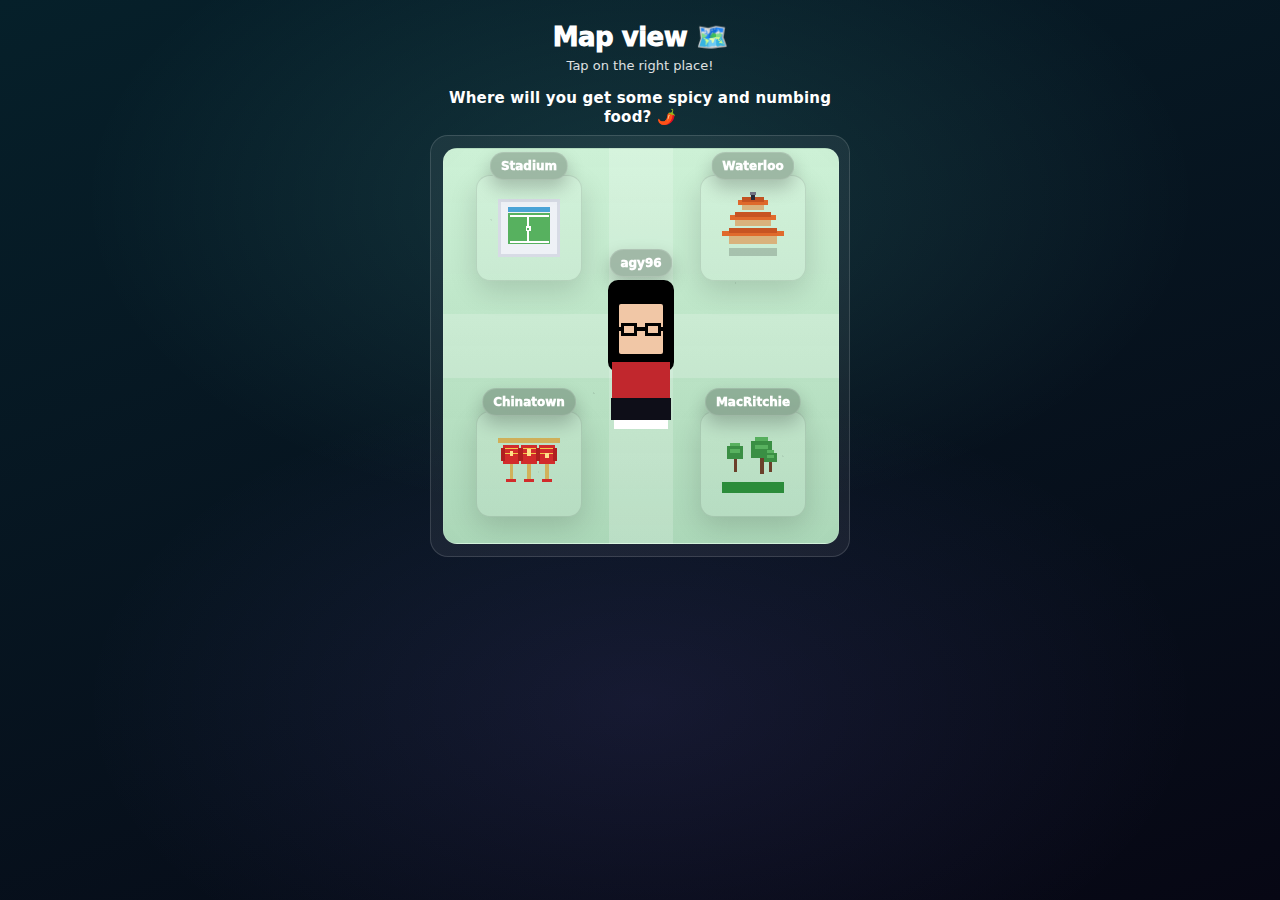
<file: map.html>
<!doctype html>
<html>
<head>
<meta charset="utf-8"/>
<meta name="viewport" content="width=device-width,initial-scale=1,maximum-scale=1,user-scalable=no"/>
<title>Map view</title>

<style>
  :root{
    --maxw: 420px;

    --town-base1: #c7efd1;
    --town-base2: #b6e4c3;
    --town-path1: rgba(255,255,255,0.18);
    --town-path2: rgba(0,0,0,0.06);

    --card: rgba(255,255,255,0.10);
    --stroke: rgba(255,255,255,0.16);
    --shadow: rgba(0,0,0,0.18);
  }

  html,body{
    margin:0;height:100%;
    font-family:system-ui,-apple-system,Segoe UI,Roboto,Arial;
    color:#fff;
    background:
      radial-gradient(900px 520px at 50% 22%, rgba(120,255,235,0.12), transparent 62%),
      radial-gradient(900px 520px at 50% 78%, rgba(160,120,255,0.10), transparent 62%),
      linear-gradient(160deg,#06202a,#070714);
  }

  .wrap{
    height:100%;
    display:flex;
    flex-direction:column;
    align-items:center;
    justify-content:flex-start;
    padding:16px 14px 14px;
    box-sizing:border-box;
  }

  h1{
    margin:6px 0 6px;
    font-weight:1000;
    letter-spacing:-0.5px;
    font-size:26px;
    text-align:center;
  }

  .sub{
    margin:0 0 10px;
    opacity:0.86;
    text-align:center;
    font-size:13px;
  }

  .qLine{
    width:min(var(--maxw), 94vw);
    text-align:center;
    font-size:15px;
    font-weight:900;
    letter-spacing:0.2px;
    margin:6px 0 8px;
    line-height:1.25;
  }

  .tryAgain{
    width:min(var(--maxw), 94vw);
    text-align:center;
    margin:2px 0 10px;
    font-weight:1000;
    color:#ffd0d0;
    display:none;
  }
  .tryAgain.show{ display:block; }

  .mapCard{
    width:min(var(--maxw), 94vw);
    border:1px solid rgba(255,255,255,0.14);
    background:rgba(255,255,255,0.06);
    border-radius:18px;
    padding:12px;
    box-sizing:border-box;
  }

  .stage{
    position:relative;
    width:100%;
    aspect-ratio: 1 / 1;
    border-radius:14px;
    overflow:hidden;
    border:1px solid rgba(255,255,255,0.10);

    background:
      radial-gradient(120% 120% at 50% 50%, rgba(0,0,0,0.00) 55%, rgba(0,0,0,0.12) 100%),
      linear-gradient(90deg, transparent 0 42%, var(--town-path1) 42% 58%, transparent 58% 100%),
      linear-gradient(180deg, transparent 0 42%, var(--town-path1) 42% 58%, transparent 58% 100%),
      radial-gradient(2px 2px at 12% 18%, rgba(0,0,0,0.08) 45%, transparent 46%),
      radial-gradient(2px 2px at 38% 62%, rgba(0,0,0,0.08) 45%, transparent 46%),
      radial-gradient(2px 2px at 74% 34%, rgba(0,0,0,0.08) 45%, transparent 46%),
      radial-gradient(2px 2px at 86% 78%, rgba(0,0,0,0.08) 45%, transparent 46%),
      radial-gradient(2px 2px at 24% 82%, rgba(0,0,0,0.06) 45%, transparent 46%),
      linear-gradient(180deg, rgba(255,255,255,0.10), rgba(0,0,0,0.06)),
      linear-gradient(180deg, var(--town-base1), var(--town-base2));
  }

  .spot{
    position:absolute;
    width:104px;
    height:104px;
    display:flex;
    align-items:center;
    justify-content:center;
    border-radius:14px;
    background:rgba(255,255,255,0.12);
    border:1px solid rgba(0,0,0,0.10);
    box-shadow: 0 10px 28px rgba(0,0,0,0.14);
    cursor:pointer;
    user-select:none;
    -webkit-tap-highlight-color: transparent;
    transform: translateY(0);
    transition: transform 120ms ease, box-shadow 120ms ease;
    animation: floaty 2.8s ease-in-out infinite;
  }
  .spot:nth-child(1){ animation-delay: 0.00s; }
  .spot:nth-child(2){ animation-delay: 0.18s; }
  .spot:nth-child(3){ animation-delay: 0.35s; }
  .spot:nth-child(4){ animation-delay: 0.52s; }

  @keyframes floaty{
    0%,100%{ transform: translateY(0); }
    50%{ transform: translateY(-3px); }
  }

  .spot:active{
    transform: translateY(0) scale(0.98);
    box-shadow: 0 8px 20px rgba(0,0,0,0.18);
  }

  .label{
    position:absolute;
    top:-24px;
    left:50%;
    transform:translateX(-50%);
    font-weight:1000;
    font-size:12px;
    padding:6px 10px;
    border-radius:999px;
    border:1px solid rgba(255,255,255,0.14);
    background:rgba(0,0,0,0.22);
    backdrop-filter: blur(6px);
    box-shadow: 0 8px 18px rgba(0,0,0,0.22);
    white-space:nowrap;
    pointer-events:none;
  }

  canvas.icon{
    width:78px;
    height:78px;
    image-rendering:pixelated;
  }

  #stadiumSpot   { left:32px; top:26px; }
  #waterlooSpot  { right:32px; top:26px; }
  #chinatownSpot { left:32px; bottom:26px; }
  #macritchieSpot{ right:32px; bottom:26px; }

  .center{
    position:absolute;
    left:50%;
    top:50%;
    transform:translate(-50%,-50%);
    width:110px;
    height:150px;
    display:flex;
    align-items:center;
    justify-content:center;
    pointer-events:none;
  }

  .agyTag{
    position:absolute;
    top:-22px;
    left:50%;
    transform:translateX(-50%);
    font-weight:1000;
    font-size:12px;
    padding:6px 10px;
    border-radius:999px;
    border:1px solid rgba(255,255,255,0.14);
    background:rgba(0,0,0,0.22);
    backdrop-filter: blur(6px);
    box-shadow: 0 8px 18px rgba(0,0,0,0.22);
  }

  .pixel{ width:92px; height:132px; position:relative; }
  .hair{
    position:absolute; width:66px; height:92px; background:#000;
    top:0; left:50%; transform:translateX(-50%); border-radius:10px;
  }
  .face{
    position:absolute; width:44px; height:50px; background:#f1c7a6;
    top:24px; left:50%; transform:translateX(-50%); border-radius:2px;
  }
  .glasses{
    position:absolute; top:43px; left:50%; transform:translateX(-50%);
    display:flex; align-items:center;
  }
  .glasses .side{ width:10px; height:4px; background:#000; }
  .glasses .lens{ width:16px; height:13px; border:3px solid #000; box-sizing:border-box; }
  .glasses .bridge{ width:8px; height:4px; background:#000; }

  .body{
    position:absolute; top:82px; left:50%; transform:translateX(-50%);
    width:58px; height:36px; background:#c1272d;
  }
  .pants{
    position:absolute; top:118px; left:50%; transform:translateX(-50%);
    width:60px; height:22px; background:#0e0e18;
  }
  .shoes{
    position:absolute; top:140px; left:50%; transform:translateX(-50%);
    width:54px; height:9px; background:#fff;
  }

  @keyframes hop {
    0%{ transform:translate(-50%,-50%) translateY(0); }
    25%{ transform:translate(-50%,-50%) translateY(-10px); }
    50%{ transform:translate(-50%,-50%) translateY(0); }
    75%{ transform:translate(-50%,-50%) translateY(-10px); }
    100%{ transform:translate(-50%,-50%) translateY(0); }
  }
  .jumpTwice{ animation: hop 420ms ease-in-out 1; }

  /* Rooftop CTA */
  .cta{
    width:min(var(--maxw), 94vw);
    margin-top: 10px;
    display:none;
  }
  .cta.show{ display:block; }
  .bigBtn{
    width:100%;
    padding: 14px 14px;
    border-radius: 14px;
    border: 1px solid rgba(255,255,255,0.18);
    background: rgba(255,255,255,0.10);
    color: rgba(255,255,255,0.95);
    font-weight: 1000;
    font-size: 15px;
    text-align:center;
    cursor:pointer;
    user-select:none;
    -webkit-tap-highlight-color: transparent;
    box-shadow: 0 18px 48px rgba(0,0,0,0.25);
  }
  .bigBtn:active{ transform: translateY(1px); }

  @media (max-width: 360px){
    h1{ font-size:24px; }
    .qLine{ font-size:14px; }
    .spot{ width:98px; height:98px; }
    canvas.icon{ width:74px; height:74px; }

    #stadiumSpot   { left:24px; top:22px; }
    #waterlooSpot  { right:24px; top:22px; }
    #chinatownSpot { left:24px; bottom:22px; }
    #macritchieSpot{ right:24px; bottom:22px; }
  }
</style>
</head>

<body>
<div class="wrap">
  <h1>Map view 🗺️</h1>
  <div class="sub">Tap on the right place!</div>

  <div class="qLine" id="questionText">...</div>
  <div class="tryAgain" id="tryAgain">Try again!</div>

  <div class="mapCard">
    <div class="stage" id="stage">

      <div class="spot" id="stadiumSpot" data-place="stadium" role="button" aria-label="Stadium">
        <div class="label">Stadium</div>
        <canvas class="icon" id="stadiumIcon" width="96" height="96"></canvas>
      </div>

      <div class="spot" id="waterlooSpot" data-place="waterloo" role="button" aria-label="Waterloo">
        <div class="label">Waterloo</div>
        <canvas class="icon" id="waterlooIcon" width="96" height="96"></canvas>
      </div>

      <div class="spot" id="chinatownSpot" data-place="chinatown" role="button" aria-label="Chinatown">
        <div class="label">Chinatown</div>
        <canvas class="icon" id="chinatownIcon" width="96" height="96"></canvas>
      </div>

      <div class="spot" id="macritchieSpot" data-place="macritchie" role="button" aria-label="MacRitchie">
        <div class="label">MacRitchie</div>
        <canvas class="icon" id="macritchieIcon" width="96" height="96"></canvas>
      </div>

      <div class="center" id="agyCenter" aria-label="agy96">
        <div class="agyTag">agy96</div>
        <div class="pixel">
          <div class="hair"></div>
          <div class="face"></div>
          <div class="glasses">
            <div class="side"></div>
            <div class="lens"></div>
            <div class="bridge"></div>
            <div class="lens"></div>
            <div class="side"></div>
          </div>
          <div class="body"></div>
          <div class="pants"></div>
          <div class="shoes"></div>
        </div>
      </div>

    </div>
  </div>

  <div class="cta" id="cta">
    <div class="bigBtn" id="goRooftop">🌙 Go to Rooftop Quiet Time</div>
  </div>
</div>

<audio id="bgm" src="./arcade.mp3" loop></audio>

<script>
/* ===== BGM (plays after first tap) ===== */

/* ===== LINEAR PROMPT FLOW (INDEX-BASED) =====
0 Chinatown → 1 MacRitchie → 2 Waterloo → 3 Stadium → 4 Rooftop
*/
const prompts = [
  {
    place: "chinatown",
    q: "Where will you get some spicy and numbing food? 🌶️",
    next: "./chinatown.html"
  },
  {
    place: "macritchie",
    q: "Where will you get your food stolen from you? 🍞",
    next: "./macritchie.html"
  },
  {
    place: "waterloo",
    q: "Where will your toes hurt the most? 🦶",
    next: "./waterloo.html"
  },
  {
    place: "stadium",
    q: "Where will you be happy for your ear drums to hurt? 👂",
    next: "./stadium.html"
  }
];

const questionText = document.getElementById("questionText");
const tryAgain = document.getElementById("tryAgain");
const agyCenter = document.getElementById("agyCenter");
const cta = document.getElementById("cta");
const goRooftop = document.getElementById("goRooftop");

// Optional: reset with ?reset=1
(function maybeReset(){
  const u = new URL(location.href);
  if (u.searchParams.get("reset") === "1"){
    localStorage.removeItem("mapPromptIndex");
    localStorage.removeItem("bgmPlaying");
    u.searchParams.delete("reset");
    history.replaceState(null, "", u.toString());
  }
})();

function getIndex(){
  let i = Number(localStorage.getItem("mapPromptIndex") ?? 0);
  if (!Number.isFinite(i) || i < 0) i = 0;
  return i;
}

function setIndex(i){
  localStorage.setItem("mapPromptIndex", String(i));
}

function setPrompt(i){
  tryAgain.classList.remove("show");

  // Finished all prompts -> go rooftop
  if (i >= prompts.length){
    questionText.textContent = "Final stop unlocked: Rooftop Quiet Time 🌙";
    cta.classList.add("show");
    document.querySelectorAll(".spot").forEach(s => s.style.opacity = "0.35");
    return;
  }

  cta.classList.remove("show");
  document.querySelectorAll(".spot").forEach(s => s.style.opacity = "1");
  questionText.textContent = prompts[i].q;
}

let currentIndex = getIndex();
setPrompt(currentIndex);

function jumpTwice(){
  agyCenter.classList.remove("jumpTwice");
  void agyCenter.offsetWidth;
  agyCenter.classList.add("jumpTwice");
  tryAgain.classList.add("show");
}

// IMPORTANT: refresh when returning from games (Safari bfcache)
function refresh(){
  currentIndex = getIndex();
  setPrompt(currentIndex);
}
window.addEventListener("pageshow", refresh);
document.addEventListener("visibilitychange", ()=>{
  if (!document.hidden) refresh();
});

/* ===== Click handling ===== */
document.querySelectorAll(".spot").forEach(el=>{
  el.addEventListener("click", ()=>{
    tryPlayBgm();

    // If already finished, don't allow map spots
    if (currentIndex >= prompts.length){
      jumpTwice();
      return;
    }

    const pick = el.dataset.place;
    const correct = prompts[currentIndex].place;

    if (pick === correct){
      location.href = prompts[currentIndex].next;
    } else {
      jumpTwice();
    }
  });
});

// Rooftop CTA
goRooftop.addEventListener("click", ()=>{
  tryPlayBgm();
  location.href = "./rooftop.html";
});

/* ===== Pixel art drawing (UNCHANGED) ===== */
function px(ctx, x,y,w,h,color){
  ctx.fillStyle = color; ctx.fillRect(x,y,w,h);
}
function clear(ctx){ ctx.clearRect(0,0,ctx.canvas.width, ctx.canvas.height); }

function drawLanterns(id){
  const c = document.getElementById(id);
  const ctx = c.getContext("2d");
  clear(ctx);
  px(ctx, 10, 16, 76, 6, "#d1b15a");
  const lantern = (cx)=>{
    px(ctx, cx-10, 24, 20, 24, "#d22b2b");
    px(ctx, cx-12, 28, 4, 16, "#b01f1f");
    px(ctx, cx+8, 28, 4, 16, "#b01f1f");
    px(ctx, cx-8, 28, 16, 2, "#f2c94c");
    px(ctx, cx-8, 34, 16, 2, "#f2c94c");
    px(ctx, cx-2, 48, 4, 18, "#d1b15a");
    px(ctx, cx-6, 66, 12, 4, "#d22b2b");
  };
  lantern(26); lantern(48); lantern(70);
  px(ctx, 24, 32, 4, 6, "#ffe08a");
  px(ctx, 46, 30, 4, 8, "#ffe08a");
  px(ctx, 68, 34, 4, 6, "#ffe08a");
}

function drawTrees(id){
  const c = document.getElementById(id);
  const ctx = c.getContext("2d");
  clear(ctx);
  px(ctx, 10, 70, 76, 14, "#2b8c3a");

  const tree = (x, y, s)=>{
    px(ctx, x+s*2, y+s*4, s, s*4, "#6b3f2a");
    px(ctx, x, y, s*5, s*4, "#3a8f44");
    px(ctx, x+s, y-s, s*3, s, "#58b15f");
    px(ctx, x+s, y+s, s*3, s, "#58b15f");
  };
  tree(16, 26, 4);
  tree(46, 20, 5);
  tree(62, 34, 3);
}

function drawPagoda(id){
  const c = document.getElementById(id);
  const ctx = c.getContext("2d");
  clear(ctx);

  px(ctx, 18, 72, 60, 10, "rgba(0,0,0,0.18)");
  px(ctx, 18, 56, 60, 12, "#d9b27c");
  px(ctx, 10, 52, 76, 6, "#e06a2c");
  px(ctx, 18, 48, 60, 6, "#c75422");

  px(ctx, 26, 36, 44, 10, "#d9b27c");
  px(ctx, 20, 32, 56, 6, "#e06a2c");
  px(ctx, 26, 28, 44, 6, "#c75422");

  px(ctx, 34, 18, 28, 8, "#d9b27c");
  px(ctx, 30, 14, 36, 6, "#e06a2c");
  px(ctx, 34, 10, 28, 6, "#c75422");

  px(ctx, 46, 6, 4, 8, "#2b2b3a");
  px(ctx, 44, 4, 8, 3, "#7a7a8a");
}

function drawStadium(id){
  const c = document.getElementById(id);
  const ctx = c.getContext("2d");
  clear(ctx);

  px(ctx, 10, 12, 76, 72, "#d7dbe5");
  px(ctx, 14, 16, 68, 64, "#eef1f6");
  px(ctx, 22, 30, 52, 38, "#57b15f");
  px(ctx, 24, 32, 48, 2, "#ffffff");
  px(ctx, 24, 64, 48, 2, "#ffffff");
  px(ctx, 46, 32, 2, 34, "#ffffff");
  px(ctx, 44, 46, 6, 6, "#ffffff");
  px(ctx, 46, 48, 2, 2, "#57b15f");
  px(ctx, 22, 22, 52, 6, "#4aa3d6");
}

drawLanterns("chinatownIcon");
drawTrees("macritchieIcon");
drawPagoda("waterlooIcon");
drawStadium("stadiumIcon");
</script>
<script src="./js/bgm.js"></script>

</body>
</html>
</file>
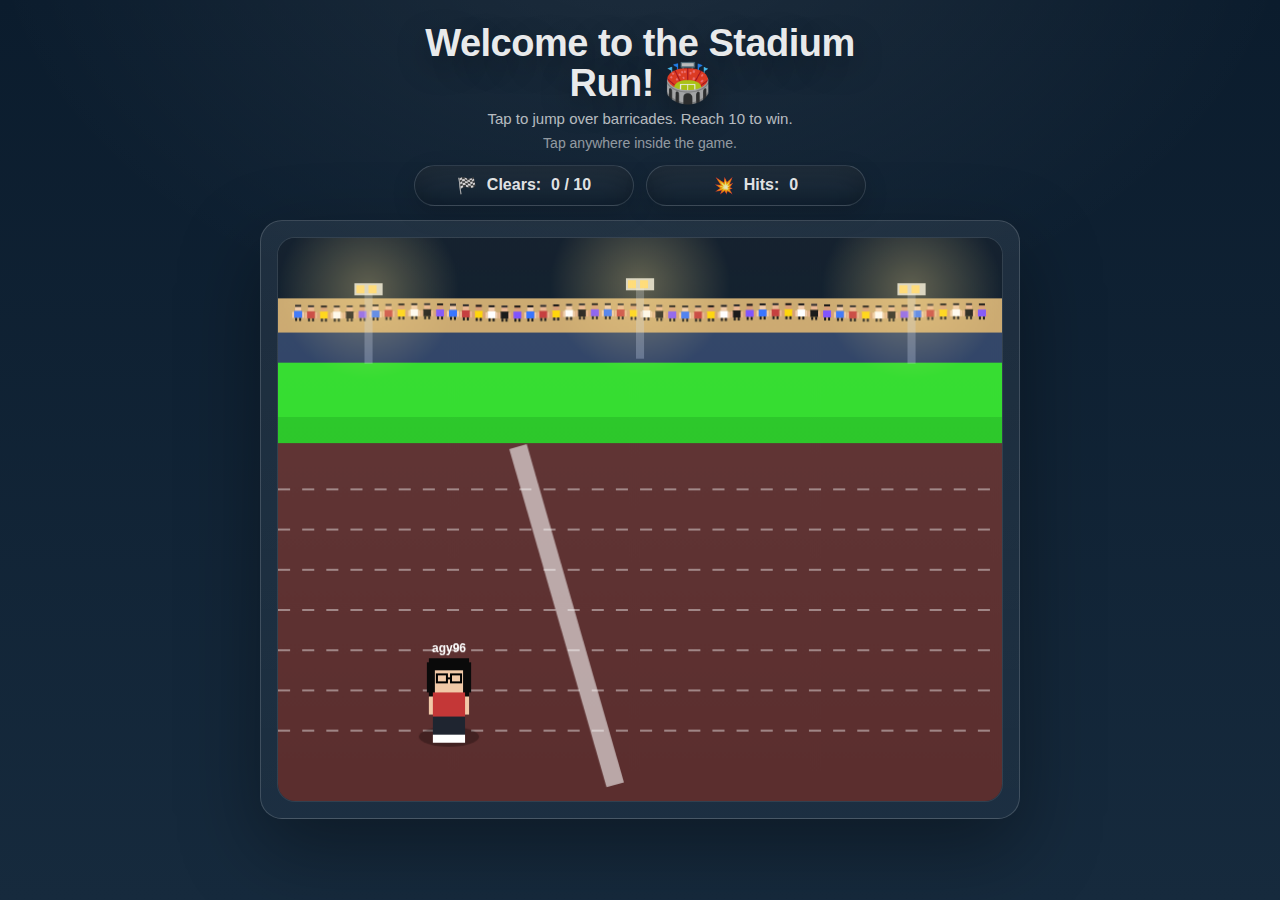
<file: stadium.html>
<!doctype html>
<html lang="en">
<head>
  <meta charset="utf-8" />
  <meta name="viewport" content="width=device-width,initial-scale=1,viewport-fit=cover" />
  <title>Stadium Run</title>
  <style>
    :root{
      --bg1:#0b1c2d;
      --bg2:#162a3d;
      --text: rgba(255,255,255,0.92);
      --muted: rgba(255,255,255,0.70);
      --muted2: rgba(255,255,255,0.55);
      --stroke: rgba(255,255,255,0.12);
    }
    *{ box-sizing:border-box; }
    body{
      margin:0;
      font-family: -apple-system, BlinkMacSystemFont, "Segoe UI", Inter, Roboto, Arial, sans-serif;
      background: radial-gradient(1200px 800px at 50% -10%, rgba(255,255,255,0.08), transparent 55%),
                  linear-gradient(180deg,var(--bg1),var(--bg2));
      color: var(--text);
      min-height:100vh;
      display:flex;
      justify-content:center;
      padding: 18px 14px 28px;
    }
    .wrap{ width:min(760px, 100%); }

    h1{
      margin: 6px 0 6px;
      text-align:center;
      font-size: 38px;
      letter-spacing:-0.5px;
      line-height:1.05;
      font-weight: 800;
      text-shadow: 0 10px 30px rgba(0,0,0,0.35);
    }
    .sub{
      text-align:center;
      color: var(--muted);
      font-size: 15px;
      margin-bottom: 14px;
    }
    .sub2{
      text-align:center;
      color: var(--muted2);
      font-size: 14px;
      margin-top: -6px;
      margin-bottom: 14px;
    }
    .hud{
      display:flex;
      gap:12px;
      justify-content:center;
      margin: 8px 0 14px;
      flex-wrap: wrap;
    }
    .pill{
      min-width: 220px;
      padding: 10px 14px;
      border-radius: 999px;
      border: 1px solid var(--stroke);
      background: linear-gradient(180deg, rgba(255,255,255,0.08), rgba(0,0,0,0.05));
      box-shadow: 0 10px 30px rgba(0,0,0,0.25) inset, 0 8px 24px rgba(0,0,0,0.15);
      display:flex;
      justify-content:center;
      gap:10px;
      align-items:center;
      font-weight: 700;
      color: rgba(255,255,255,0.9);
    }
    .gameCard{
      width:100%;
      border-radius: 22px;
      border: 1px solid rgba(255,255,255,0.16);
      background: linear-gradient(180deg, rgba(255,255,255,0.07), rgba(255,255,255,0.03));
      padding: 16px;
      box-shadow: 0 30px 80px rgba(0,0,0,0.35);
      position:relative;
      overflow:hidden;
    }
    canvas{
      width:100%;
      height:auto;
      border-radius: 18px;
      border: 1px solid rgba(255,255,255,0.10);
      background: rgba(0,0,0,0.08);
      display:block;
      touch-action: manipulation;
    }

    /* Win overlay */
    .overlay{
      position:absolute;
      inset:0;
      background: linear-gradient(180deg, rgba(0,0,0,0.25), rgba(0,0,0,0.65));
      display:none;
      align-items:center;
      justify-content:flex-start;
      flex-direction:column;
      padding: 20px 16px;
      gap: 14px;
    }
    .overlay.show{ display:flex; }
    .overlay h2{
      margin: 10px 0 0;
      font-size: 22px;
      text-align:center;
      font-weight: 800;
      color: rgba(255,255,255,0.95);
      text-shadow: 0 10px 24px rgba(0,0,0,0.35);
    }
    .cta{
      width: min(520px, 92%);
      padding: 16px 18px;
      border-radius: 16px;
      border: 1px solid rgba(255,255,255,0.18);
      background: rgba(255,255,255,0.10);
      color: rgba(255,255,255,0.95);
      font-weight: 800;
      font-size: 18px;
      text-align:center;
      box-shadow: 0 18px 48px rgba(0,0,0,0.35);
      cursor:pointer;
      user-select:none;
      -webkit-tap-highlight-color: transparent;
    }
    .cta:active{ transform: translateY(1px); }

    @media (max-width: 420px){
      h1{ font-size: 34px; }
      .pill{ min-width: 160px; }
    }
  </style>
</head>
<body>
  <div class="wrap">
    <h1>Welcome to the Stadium<br/>Run! 🏟️</h1>
    <div class="sub">Tap to jump over barricades. Reach 10 to win.</div>
    <div class="sub2">Tap anywhere inside the game.</div>

    <div class="hud">
      <div class="pill">🏁 <span>Clears:</span> <span id="clearsTxt">0 / 10</span></div>
      <div class="pill">💥 <span>Hits:</span> <span id="hitsTxt">0</span></div>
    </div>

    <div class="gameCard">
      <canvas id="game" width="720" height="560"></canvas>

      <div id="winOverlay" class="overlay">
        <h2>Now that we’re reaching nightfall, time for some quiet time. 🌃</h2>
        <div class="cta" id="toRooftopBtn">Ready for my me time</div>
      </div>
    </div>
  </div>

  <script>
    // =========================
    // Stadium Run (clean rebuild)
    // =========================

    const canvas = document.getElementById("game");
    const ctx = canvas.getContext("2d");

    const clearsTxt = document.getElementById("clearsTxt");
    const hitsTxt   = document.getElementById("hitsTxt");
    const winOverlay = document.getElementById("winOverlay");
    const toRooftopBtn = document.getElementById("toRooftopBtn");

    const GOAL_CLEARS = 10;

    const world = {
      gravity: 0.85,
      groundY: 470,
      speed: 4.2,
      jumpVelocity: -14.2,
      spawnMin: 900,
      spawnMax: 1400
    };

    const player = {
      x: 170,
      y: world.groundY,
      vy: 0,
      w: 44,
      h: 74,
      isJumping: false
    };

    let barriers = [];
    let lastSpawnAt = performance.now();
    let nextSpawnIn = rand(world.spawnMin, world.spawnMax);

    let clears = 0;
    let hits = 0;

    let running = true;
    let won = false;

    const winAnim = {
      active: false,
      t: 0,
      hopsDone: 0,
      clapBursts: [],
      hopSide: 0
    };

    const finishLine = {
      x: 540,
      y: world.groundY + 6,
      w: 8,
      h: 120
    };

    // ---------- Crowd (prebuilt, slow animate) ----------
    const crowd = buildCrowd(54);

    function buildCrowd(n){
      const people = [];
      for (let i=0;i<n;i++){
        people.push({
          x: (i/(n-1)) * (canvas.width - 40) + 20,
          shirt: ["#2f6fff","#c43737","#ffd400","#ffffff","#111111","#7a4cff"][i % 6],
          skin:  ["#f1c9a8","#eab48f","#d79a73"][i % 3],
          hair:  ["#111111","#222222","#0a0a0a"][i % 3],
          phase: (i * 0.45) % (Math.PI * 2),
          cheer: (i % 5 === 0)
        });
      }
      return people;
    }

    // -------------------------
    // Input
    // -------------------------
    function jump(){
      if (!running || won) return;
      if (player.y >= world.groundY - 0.5){
        player.vy = world.jumpVelocity;
        player.isJumping = true;
      }
    }
    canvas.addEventListener("pointerdown", (e) => {
      e.preventDefault();
      jump();
    }, {passive:false});
    canvas.addEventListener("touchstart", (e) => e.preventDefault(), {passive:false});

    // -------------------------
    // Utilities
    // -------------------------
    function rand(min, max){
      return Math.floor(Math.random() * (max - min + 1)) + min;
    }
    function clamp(v, a, b){
      return Math.max(a, Math.min(b, v));
    }
    function intersects(a, b){
      return !(a.x + a.w < b.x || a.x > b.x + b.w || a.y + a.h < b.y || a.y > b.y + b.h);
    }
    function nowSince(t){
      return performance.now() - t;
    }

    // -------------------------
    // HUD
    // -------------------------
    function updateHUD(){
      clearsTxt.textContent = `${clears} / ${GOAL_CLEARS}`;
      hitsTxt.textContent = `${hits}`;
    }
    updateHUD();

    // -------------------------
    // Restart logic (on hit)
    // -------------------------
    function restartGame(){
      clears = 0;
      hits = 0;
      updateHUD();

      player.x = 170;
      player.y = world.groundY;
      player.vy = 0;
      player.isJumping = false;

      barriers = [];
      lastSpawnAt = performance.now();
      nextSpawnIn = rand(world.spawnMin, world.spawnMax);

      running = true;
      won = false;
      winOverlay.classList.remove("show");
    }

    // -------------------------
    // Backgrounds
    // -------------------------
    function drawStadiumBackground(){
      drawBaseStadium();
      // Big diagonal stripe (gameplay only)
      ctx.fillStyle = "rgba(255,255,255,0.58)";
      ctx.save();
      ctx.translate(230, 210);
      ctx.rotate(-0.28);
      ctx.fillRect(0, 0, 18, 350);
      ctx.restore();
    }

    function drawWinBackground(){
      // Same stadium, but WITHOUT diagonal stripe / random pole
      drawBaseStadium();
    }

    function drawBaseStadium(){
      // Sky gradient
      const g = ctx.createLinearGradient(0, 0, 0, canvas.height);
      g.addColorStop(0, "#0b1c2d");
      g.addColorStop(1, "#162a3d");
      ctx.fillStyle = g;
      ctx.fillRect(0, 0, canvas.width, canvas.height);

      // Soft vignette
      ctx.fillStyle = "rgba(0,0,0,0.18)";
      ctx.fillRect(0, 0, canvas.width, canvas.height);

      // Crowd band
      ctx.fillStyle = "#caa76c";
      ctx.fillRect(0, 60, canvas.width, 34);

      // Stand shadow band
      ctx.fillStyle = "#2b3f63";
      ctx.fillRect(0, 94, canvas.width, 30);

      drawCrowd(performance.now());

      // Field green bands
      ctx.fillStyle = "#2fdc2a";
      ctx.fillRect(0, 124, canvas.width, 54);
      ctx.fillStyle = "#26c624";
      ctx.fillRect(0, 178, canvas.width, 26);

      // Track
      ctx.fillStyle = "#5b2e2e";
      ctx.fillRect(0, 204, canvas.width, canvas.height - 204);

      // Lane dashed lines
      ctx.strokeStyle = "rgba(255,255,255,0.42)";
      ctx.lineWidth = 2;
      ctx.setLineDash([12, 12]);
      for(let y=250; y<=520; y+=40){
        ctx.beginPath();
        ctx.moveTo(0, y);
        ctx.lineTo(canvas.width, y);
        ctx.stroke();
      }
      ctx.setLineDash([]);

      // Stadium lights poles + glow
      drawLightPole(90, 45);
      drawLightPole(canvas.width/2, 40);
      drawLightPole(canvas.width-90, 45);

      // Gentle atmospheric haze
      const haze = ctx.createLinearGradient(0, 0, 0, canvas.height);
      haze.addColorStop(0, "rgba(255,255,255,0.05)");
      haze.addColorStop(1, "rgba(255,255,255,0.00)");
      ctx.fillStyle = haze;
      ctx.fillRect(0, 0, canvas.width, canvas.height);
    }

    function drawLightPole(x, yTop){
      // Pole
      ctx.fillStyle = "rgba(200,220,255,0.28)";
      ctx.fillRect(x-4, yTop+10, 8, 70);

      // Light head
      ctx.fillStyle = "rgba(255,255,255,0.80)";
      ctx.fillRect(x-14, yTop, 28, 12);

      // Lamps
      ctx.fillStyle = "#ffd86b";
      ctx.fillRect(x-12, yTop+2, 8, 8);
      ctx.fillRect(x-0,  yTop+2, 8, 8);

      // Glow
      const rg = ctx.createRadialGradient(x, yTop+6, 2, x, yTop+6, 90);
      rg.addColorStop(0, "rgba(255,226,140,0.32)");
      rg.addColorStop(1, "rgba(255,226,140,0.0)");
      ctx.fillStyle = rg;
      ctx.beginPath();
      ctx.arc(x, yTop+6, 90, 0, Math.PI*2);
      ctx.fill();
    }

    function drawCrowd(t){
      const beat = Math.sin(t/3000);

      for (const p of crowd){
        const baseY = 72;
        const wobble = Math.sin(t/1800 + p.phase) * 1.2;
        const y = baseY + wobble;

        // head
        ctx.fillStyle = p.skin;
        ctx.fillRect(p.x - 3, y - 6, 6, 6);

        // hair cap
        ctx.fillStyle = p.hair;
        ctx.fillRect(p.x - 3, y - 6, 6, 2);

        // body (shirt)
        ctx.fillStyle = p.shirt;
        ctx.fillRect(p.x - 4, y, 8, 7);

        // legs
        ctx.fillStyle = "#111";
        ctx.fillRect(p.x - 3, y + 7, 2, 3);
        ctx.fillRect(p.x + 1, y + 7, 2, 3);

        // arms (slow cheer)
        const cheeringNow = p.cheer && beat > 0.55;
        ctx.fillStyle = p.skin;
        if (cheeringNow){
          ctx.fillRect(p.x - 6, y - 1, 2, 6);
          ctx.fillRect(p.x + 4, y - 1, 2, 6);
        } else {
          ctx.fillRect(p.x - 6, y + 1, 2, 6);
          ctx.fillRect(p.x + 4, y + 1, 2, 6);
        }
      }
    }

    // -------------------------
    // Obstacles
    // -------------------------
    function spawnBarrier(){
      barriers.push({
        x: canvas.width + 30,
        y: world.groundY + 4,
        w: 42,
        h: 26,
        passed: false
      });
    }

    function drawBarrier(b){
      ctx.save();
      ctx.translate(b.x, b.y);

      // base shadow
      ctx.fillStyle = "rgba(0,0,0,0.25)";
      ctx.fillRect(2, 14, b.w-4, 10);

      // legs
      ctx.fillStyle = "#6d6f77";
      ctx.fillRect(4, 6, 6, 18);
      ctx.fillRect(b.w-10, 6, 6, 18);

      // top rail
      ctx.fillStyle = "#9aa0ab";
      ctx.fillRect(0, 0, b.w, 8);

      // stripes
      for(let i=0;i<4;i++){
        ctx.fillStyle = (i%2===0) ? "#d24a4a" : "#f2f2f2";
        ctx.fillRect(6 + i*9, 2, 7, 4);
      }

      ctx.restore();
    }

    // -------------------------
    // Avatar (agy96)
    // -------------------------
    function drawPlayer(){
      ctx.save();
      ctx.translate(player.x, player.y);

      // floor shadow
      ctx.fillStyle = "rgba(0,0,0,0.28)";
      ctx.beginPath();
      ctx.ellipse(0, 26, 30, 10, 0, 0, Math.PI*2);
      ctx.fill();

      // Name label (always above head)
      drawNameLabel(ctx);

      drawHair(ctx);
      drawFace(ctx);
      drawGlasses(ctx);
      drawBody(ctx);
      drawLegs(ctx);
      drawArms(ctx);

      ctx.restore();
    }

    function drawNameLabel(c){
      c.fillStyle = "#ffffff";
      c.font = "bold 12px sans-serif";
      c.textAlign = "center";
      c.fillText("agy96", 0, -58);
    }

    function drawHair(c){
      c.fillStyle = "#0a0a0a";
      // main block
      c.fillRect(-20, -52, 40, 34);
      // thicker sides
      c.fillRect(-22, -48, 4, 30);
      c.fillRect(18,  -48, 4, 30);
      // bottom extension
      c.fillRect(-20, -18, 40, 7);
    }

    function drawFace(c){
      c.fillStyle = "#f1c9a8";
      c.fillRect(-14, -40, 28, 22);
    }

    function drawGlasses(c){
      c.strokeStyle = "#000";
      c.lineWidth = 2;
      c.strokeRect(-12, -36, 10, 8);
      c.strokeRect(2, -36, 10, 8);
      c.beginPath();
      c.moveTo(-2, -32);
      c.lineTo(2, -32);
      c.stroke();
    }

    function drawBody(c){
      c.fillStyle = "#c43737";
      c.fillRect(-16, -18, 32, 24);
      c.fillStyle = "#1f2530";
      c.fillRect(-16, 6, 32, 18);
    }

    function drawLegs(c){
      c.fillStyle = "#ffffff";
      c.fillRect(-16, 24, 32, 8);
    }

    function drawArms(c){
      c.fillStyle = "#f1c9a8";
      c.fillRect(-20, -14, 4, 18);
      c.fillRect(16, -14, 4, 18);
    }

    // -------------------------
    // Win animation
    // -------------------------
    function triggerWin(){
      won = true;
      running = false;

      winAnim.active = true;
      winAnim.t = 0;
      winAnim.hopsDone = 0;
      winAnim.clapBursts = [];
      winAnim.hopSide = 0;

      barriers = [];

      player.x = 300;
      player.y = world.groundY;
      player.vy = 0;
      player.isJumping = false;

      // Overlay appears after 5s
      winOverlay.classList.remove("show");
      setTimeout(() => winOverlay.classList.add("show"), 5000);
    }

    function drawWinScene(dt){
      drawWinBackground();

      // Slight darken
      ctx.fillStyle = "rgba(0,0,0,0.08)";
      ctx.fillRect(0, 0, canvas.width, canvas.height);


      // hop 5x
      if (winAnim.active){
        winAnim.t += dt;
        if (winAnim.t > 380){
          winAnim.t = 0;
          winAnim.hopsDone++;

          winAnim.hopSide = 1 - winAnim.hopSide;
          player.x = (winAnim.hopSide === 0) ? 300 : 420;

          player.vy = -11.8;
          player.isJumping = true;

          spawnClaps();

          if (winAnim.hopsDone >= 5){
            winAnim.active = false;
            player.vy = 0;
            player.y = world.groundY;
            player.isJumping = false;
          }
        }
      }

      applyPhysics();
      drawClaps(dt);
      drawPlayer();
    }

    function drawFinishLine(){
      ctx.fillStyle = "rgba(255,255,255,0.70)";
      ctx.fillRect(finishLine.x, 220, finishLine.w, finishLine.h);
    }

    function spawnClaps(){
      for (let i=0;i<8;i++){
        winAnim.clapBursts.push({
          x: player.x + rand(-80, 80),
          y: player.y - 180 + rand(-20, 60),
          life: 1800
        });
      }
    }

    function drawClaps(dt){
      for (const p of winAnim.clapBursts){
        p.life -= dt;
        p.y -= 0.02 * dt;
      }
      winAnim.clapBursts = winAnim.clapBursts.filter(p => p.life > 0);

      ctx.save();
      ctx.font = "22px sans-serif";
      ctx.textAlign = "center";
      for (const p of winAnim.clapBursts){
        const a = clamp(p.life / 1800, 0, 1);
        ctx.fillStyle = `rgba(255,255,255,${0.35 + 0.65*a})`;
        ctx.fillText("👏", p.x, p.y);
      }
      ctx.restore();
    }

    // -------------------------
    // Game loop
    // -------------------------
    let last = performance.now();

    function loop(now){
      const dt = now - last;
      last = now;

      if (!won){
        update(dt);
        render();
      } else {
        drawWinScene(dt);
      }

      requestAnimationFrame(loop);
    }
    requestAnimationFrame(loop);

    function update(dt){
      if (!running) return;

      applyPhysics();

      if (nowSince(lastSpawnAt) > nextSpawnIn){
        spawnBarrier();
        lastSpawnAt = performance.now();
        nextSpawnIn = rand(world.spawnMin, world.spawnMax);
      }

      for (const b of barriers) b.x -= world.speed;

      // Remove offscreen + count clears
      barriers = barriers.filter(b => {
        if (!b.passed && b.x + b.w < player.x - 10){
          b.passed = true;
          clears++;
          updateHUD();
          if (clears >= GOAL_CLEARS) triggerWin();
        }
        return b.x + b.w > -60;
      });

      // Collision => restart run
      const playerBox = {
        x: player.x - (player.w/2) + 6,
        y: player.y - player.h + 8,
        w: player.w - 12,
        h: player.h - 8
      };

      for (const b of barriers){
        const barrierBox = {
          x: b.x + 4,
          y: b.y - b.h + 8,
          w: b.w - 8,
          h: b.h - 8
        };
        if (intersects(playerBox, barrierBox)){
          hits++;
          updateHUD();
          restartGame(); // resets clears/hits + barriers
          break;
        }
      }
    }

    function applyPhysics(){
      player.vy += world.gravity;
      player.y += player.vy;

      if (player.y >= world.groundY){
        player.y = world.groundY;
        player.vy = 0;
        player.isJumping = false;
      }
    }

    function render(){
      drawStadiumBackground();
      for (const b of barriers) drawBarrier(b);
      drawPlayer();
    }

    // -------------------------
    // Button: go to rooftop scene
    // -------------------------
    toRooftopBtn.addEventListener("click", () => {
      window.location.href = "rooftop.html";
    });
  </script>
</body>
</html>
</file>
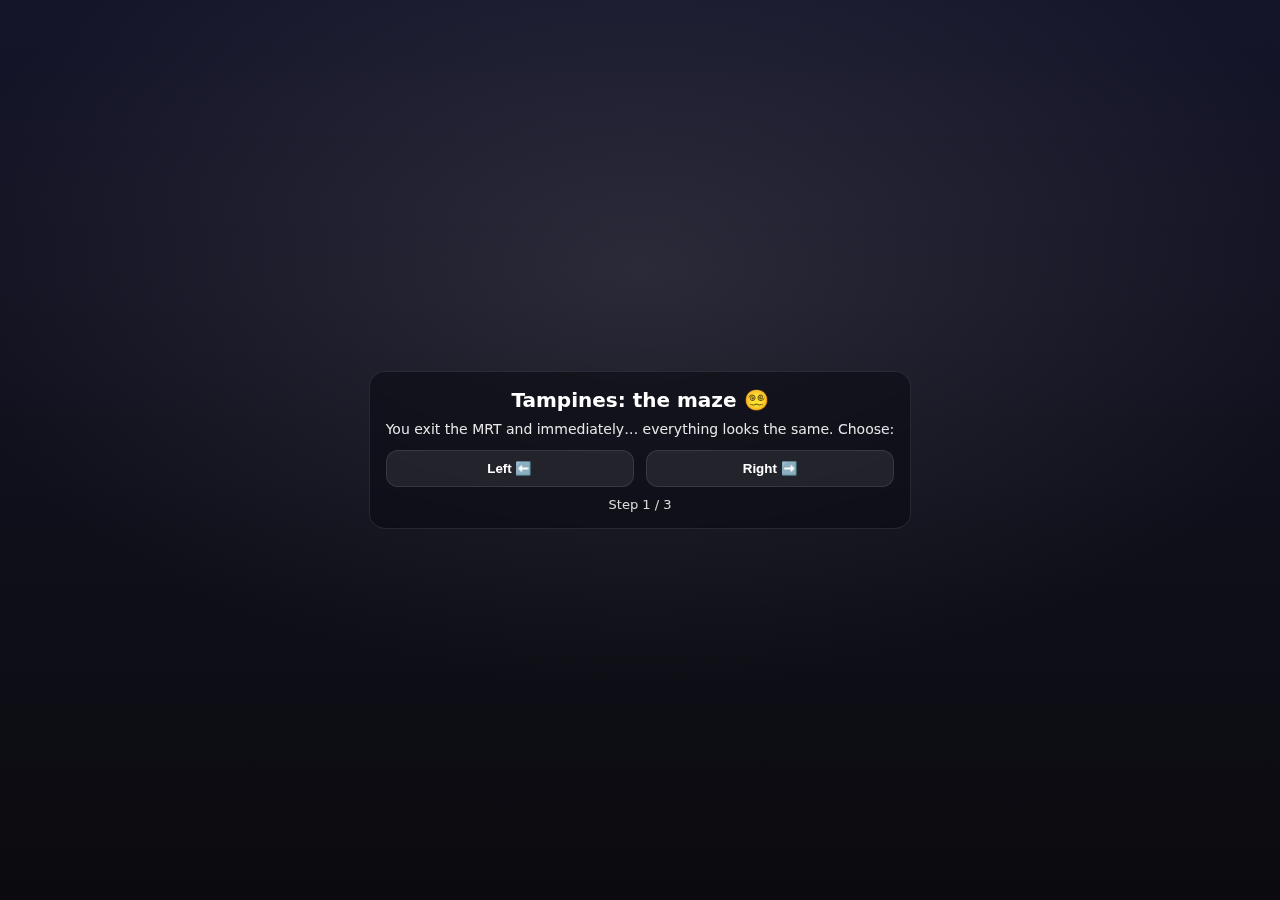
<file: tampines.html>
<!doctype html>
<html>
<head>
  <meta charset="utf-8"/>
  <meta name="viewport" content="width=device-width,initial-scale=1,maximum-scale=1,user-scalable=no"/>
  <title>Tampines Maze</title>
  <link rel="stylesheet" href="./css/style.css">
  <style>
    .choices{display:grid;grid-template-columns:1fr 1fr;gap:12px;margin-top:12px}
    .mazeLine{opacity:0.9;font-size:14px;line-height:1.35}
  </style>
</head>
<body>
<div id="wrap">
  <div class="bg"></div>
  <div class="centerOverlay" id="overlay">
    <div class="card">
      <div class="big">Tampines: the maze 😵‍💫</div>
      <div class="small mazeLine" id="line"></div>
      <div class="choices">
        <button id="leftBtn">Left ⬅️</button>
        <button id="rightBtn">Right ➡️</button>
      </div>
      <div class="hint" id="hint">Pick the right turns to get out.</div>
    </div>
  </div>
</div>

<script type="module">
  const steps = [
    { text:"You exit the MRT and immediately… everything looks the same. Choose:", correct:"left" },
    { text:"You see two corridors. One feels like it loops forever. Choose:", correct:"right" },
    { text:"Final fork. One leads to sunlight. Choose:", correct:"left" },
  ];
  let i = 0;

  const line = document.getElementById("line");
  const hint = document.getElementById("hint");
  function render(){
    line.textContent = steps[i].text;
    hint.textContent = `Step ${i+1} / ${steps.length}`;
  }
  render();

  function choose(side){
    if (side === steps[i].correct){
      i++;
      if (i >= steps.length){
        location.href = "./map.html";
        return;
      }
      render();
    } else {
      hint.textContent = "Try again! 😗";
      i = 0;
      setTimeout(render, 550);
    }
  }
  document.getElementById("leftBtn").onclick = () => choose("left");
  document.getElementById("rightBtn").onclick = () => choose("right");
</script>
</body>
</html>
</file>
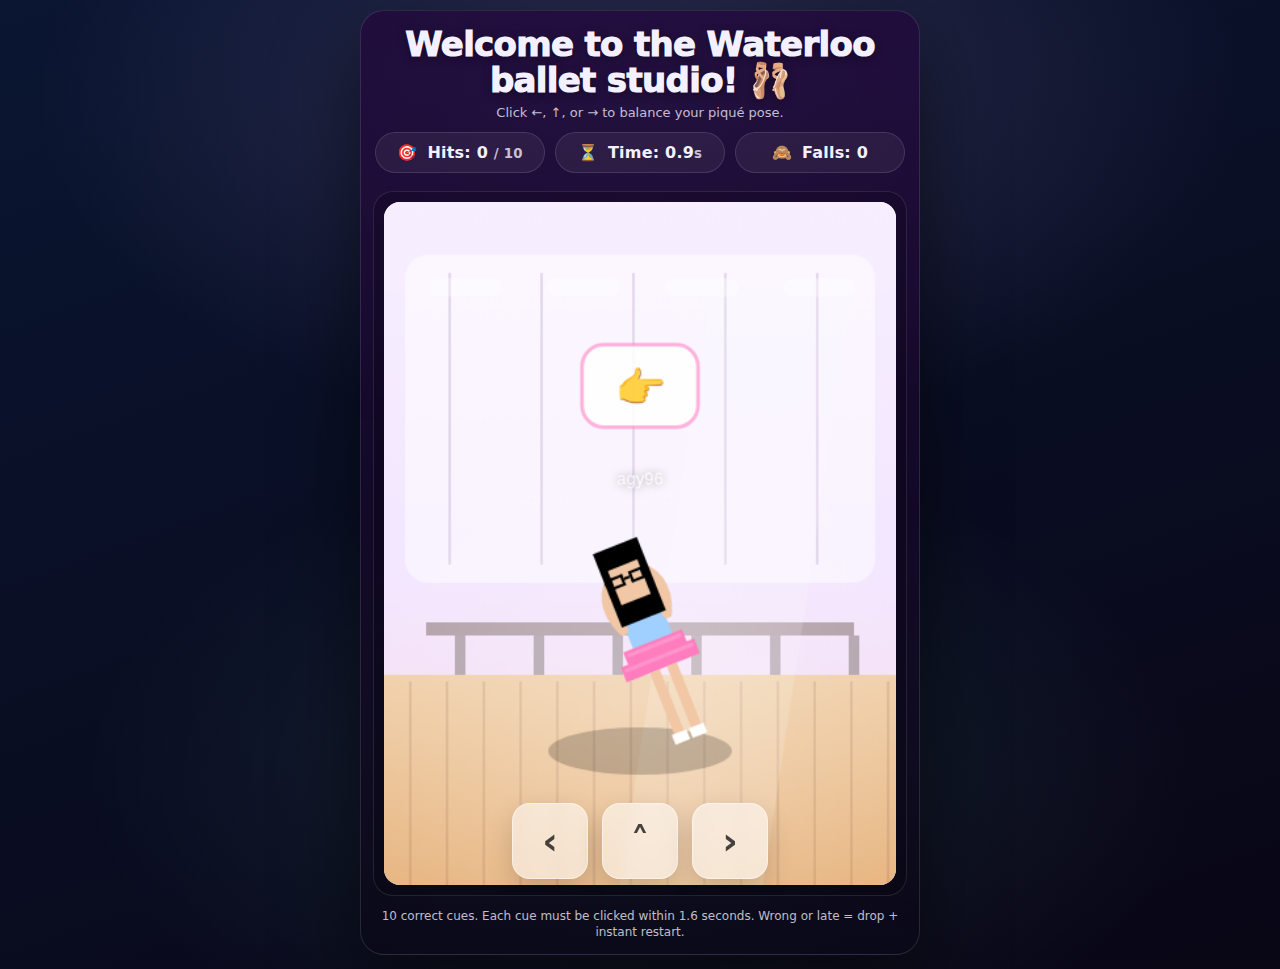
<file: waterloo.html>
<!doctype html>
<html lang="en">
<head>
  <meta charset="utf-8" />
  <meta name="viewport" content="width=device-width, initial-scale=1, viewport-fit=cover" />
  <title>Waterloo Ballet Studio</title>
  <style>
    :root{
      --cardBg1: rgba(34, 8, 60, 0.78);
      --cardBg2: rgba(10, 7, 22, 0.72);
      --border: rgba(255,255,255,0.12);
      --text: #f3f0ff;
      --muted: rgba(243,240,255,0.78);
    }
    *{ box-sizing:border-box; -webkit-tap-highlight-color: transparent; }
    body{
      margin:0;
      font-family: ui-sans-serif, system-ui, -apple-system, Segoe UI, Roboto, Helvetica, Arial;
      background:
        radial-gradient(1100px 620px at 50% 10%, rgba(210,170,255,0.18), transparent 55%),
        radial-gradient(900px 520px at 50% 80%, rgba(140,255,220,0.10), transparent 62%),
        linear-gradient(160deg,#0a1632,#090615);
      color: var(--text);
    }
    .wrap{
      min-height:100svh;
      display:flex;
      justify-content:center;
      padding: 10px 12px 14px;
    }
    .card{
      width:min(560px, 100%);
      border-radius: 24px;
      background: linear-gradient(180deg, var(--cardBg1), var(--cardBg2));
      border: 1px solid var(--border);
      box-shadow: 0 30px 80px rgba(0,0,0,0.55);
      overflow:hidden;
    }
    .header{ padding: 16px 16px 10px; text-align:center; }
    h1{
      margin: 0 0 6px;
      font-size: 34px;
      line-height: 1.05;
      font-weight: 1000;
      letter-spacing: -0.02em;
      text-shadow: 0 2px 10px rgba(0,0,0,0.35);
    }
    .sub{ margin: 0; color: var(--muted); font-size: 13px; line-height: 1.35; }

    .hud{
      display:flex;
      gap: 10px;
      justify-content: space-between;
      padding: 0 14px 10px;
      flex-wrap: wrap;
    }
    .pill{
      flex:1;
      min-width: 160px;
      display:flex;
      align-items:center;
      justify-content:center;
      gap:10px;
      border-radius: 999px;
      padding: 10px 10px;
      background: rgba(255,255,255,0.06);
      border: 1px solid rgba(255,255,255,0.12);
      font-weight: 900;
      letter-spacing: 0.2px;
    }
    .pill small{ color: var(--muted); font-weight: 800; }

    .stage{ padding: 8px 12px 12px; }
    .frame{
      position: relative;
      border-radius: 20px;
      background: rgba(0,0,0,0.16);
      border: 1px solid rgba(255,255,255,0.10);
      padding: 10px;
      overflow: hidden;
    }
    canvas{
      width:100%;
      height:auto;
      display:block;
      border-radius: 16px;
      background: #f3eaff;
      touch-action: manipulation;
    }

    /* control centre (below her) */
    .controls{
      position:absolute;
      left: 50%;
      bottom: 16px;
      transform: translateX(-50%);
      display:flex;
      gap: 14px;
      z-index: 5;
    }
    .btn{
      width: 76px;
      height: 76px;
      border-radius: 18px;
      background: rgba(255,255,255,0.55);
      border: 1px solid rgba(255,255,255,0.50);
      box-shadow: 0 10px 26px rgba(0,0,0,0.16);
      display:flex;
      align-items:center;
      justify-content:center;
      font-size: 38px;
      font-weight: 900;
      color: rgba(0,0,0,0.72);
      user-select:none;
      cursor:pointer;
      backdrop-filter: blur(6px);
    }
    .btn:active{ transform: translateY(1px) scale(0.98); }

    .btnRowHint{
      padding: 0 16px 14px;
      text-align:center;
      color: var(--muted);
      font-size: 12px;
      line-height: 1.35;
    }

    /* win overlay */
    .overlay{
      position:absolute;
      inset: 0;
      display:none;
      align-items:center;
      justify-content:center;
      z-index: 10;
      pointer-events:auto;
    }
    .overlay.show{ display:flex; }
    .modal{
      width: min(420px, 92%);
      border-radius: 22px;
      background: rgba(255,255,255,0.18);
      border: 1px solid rgba(255,255,255,0.28);
      box-shadow: 0 30px 80px rgba(0,0,0,0.45);
      padding: 18px 16px 16px;
      text-align:center;
      backdrop-filter: blur(8px);
    }
    .modal h2{
      margin: 0 0 8px;
      font-size: 20px;
      font-weight: 1000;
      letter-spacing: -0.01em;
    }

    .modal h2{
  color: #111;   /* black */
}

.modal p{
  color: #222;   /* dark grey */
}

.modal button{
  color: #111;   /* black text */
}

    .modal p{
      margin: 0 0 14px;
      color: rgba(255,255,255,0.82);
      font-size: 13px;
      line-height: 1.35;
    }
    .modal button{
      width: 100%;
      border: 0;
      border-radius: 999px;
      padding: 14px 16px;
      font-weight: 1000;
      letter-spacing: 0.2px;
      background: linear-gradient(180deg, rgba(255,190,230,0.30), rgba(255,190,230,0.14));
      color: var(--text);
      border: 1px solid rgba(255,190,230,0.34);
      cursor:pointer;
    }
    .modal button:active{ transform: translateY(1px); }

    @media (max-width: 360px){
      h1{ font-size: 30px; }
      .btn{ width: 70px; height: 70px; font-size: 34px; }
    }
  </style>
</head>

<body>
<div class="wrap">
  <div class="card">
    <div class="header">
      <h1>Welcome to the Waterloo ballet studio! 🩰</h1>
      <p class="sub">Click ←, ↑, or → to balance your piqué pose.</p>
    </div>

    <div class="hud">
      <div class="pill"><span>🎯</span><span>Hits:&nbsp;<strong id="hits">0</strong>&nbsp;<small>/ 10</small></span></div>
      <div class="pill"><span>⏳</span><span>Time:&nbsp;<strong id="timer">1.6</strong><small>s</small></span></div>
      <div class="pill"><span>🙈</span><span>Falls:&nbsp;<strong id="falls">0</strong></span></div>
    </div>

    <div class="stage">
      <div class="frame">
        <canvas id="c" width="390" height="520"></canvas>

        <div class="controls">
          <div class="btn" id="leftBtn">‹</div>
          <div class="btn" id="upBtn">˄</div>
          <div class="btn" id="rightBtn">›</div>
        </div>

        <div class="overlay" id="overlay">
          <div class="modal">
            <h2>Congratulations! You balanced with grace under pressure. 🙆‍♀️</h2>
            
            <button id="nextBtn">On to my next adventure!</button>
          </div>
        </div>
      </div>
    </div>

    <div class="btnRowHint">10 correct cues. Each cue must be clicked within 1.6 seconds. Wrong or late = drop + instant restart.</div>
  </div>
</div>

<audio id="bgm" src="./arcade.mp3" preload="auto" loop></audio>

<script>
(() => {
  const canvas = document.getElementById("c");
  const ctx = canvas.getContext("2d");
  ctx.imageSmoothingEnabled = true;

  const hitsEl = document.getElementById("hits");
  const timerEl = document.getElementById("timer");
  const fallsEl = document.getElementById("falls");
  const overlay = document.getElementById("overlay");
  const nextBtn = document.getElementById("nextBtn");

  const leftBtn  = document.getElementById("leftBtn");
  const rightBtn = document.getElementById("rightBtn");
  const upBtn    = document.getElementById("upBtn");



  const GOAL = 10;
  const WINDOW_MS = 1600;
  const BETWEEN_MS = 160;

  const rand = (a,b)=>a + Math.random()*(b-a);

  const game = {
    state: "playing",  // playing | falling | winAnim | winModal
    hits: 0,
    falls: 0,
    cue: null,
    tilt: 0,
    tiltTarget: 0,
    jumpT: -1,
    fallT: -1,
    confetti: [],
    confettiT: 0,
    winT: 0
  };

  // IMPORTANT: place her ABOVE the buttons (you asked)
  const dancer = {
    x: canvas.width/2,
    y: canvas.height - 210, // higher so she's clearly above the control centre
    scale: 1.0
  };

  function setHUD(){
    hitsEl.textContent = String(game.hits);
    fallsEl.textContent = String(game.falls);

    if (game.cue && game.state === "playing"){
      const remain = Math.max(0, (game.cue.deadline - performance.now())/1000);
      timerEl.textContent = remain.toFixed(1);
    } else {
      timerEl.textContent = (WINDOW_MS/1000).toFixed(1);
    }
  }

  function newCue(prevId=0){
    const now = performance.now();
    const dirs = ["left","right","up"];
    const dir = dirs[Math.floor(Math.random()*dirs.length)];
    const id = prevId + 1;

    game.cue = { dir, shownAt: now, deadline: now + WINDOW_MS, id };

    // she tilts OPPOSITE the cue
    if (dir === "left")  game.tiltTarget = +0.38; // cue left => she tips right
    if (dir === "right") game.tiltTarget = -0.38; // cue right => she tips left
    if (dir === "up")    game.tiltTarget = (Math.random()>0.5 ? 0.10 : -0.10);
  }

  function resetRound(){
    overlay.classList.remove("show");
    game.state = "playing";
    game.hits = 0;
    game.tilt = 0;
    game.tiltTarget = 0;
    game.jumpT = -1;
    game.fallT = -1;
    game.confetti = [];
    game.confettiT = 0;
    game.winT = 0;
    setHUD();
    newCue(0);
  }

  function failDrop(){
    game.falls++;
    setHUD();
    game.state = "falling";
    game.fallT = 0;
  }

function ensureBgm(){
    if (window.tryPlayBgm) window.tryPlayBgm();
  }

  
  function handlePick(pick){
    ensureBgm();
    if (game.state !== "playing" || !game.cue) return;

    const now = performance.now();
    const correct = (pick === game.cue.dir);
    const late = (now > game.cue.deadline);

    if (!correct || late){
      failDrop();
      return;
    }

    // success
    game.hits++;
    setHUD();

    // straighten immediately
    game.tiltTarget = 0;

    // jump for UP
    if (pick === "up") game.jumpT = 0;

    if (game.hits >= GOAL){
      winSequence();
      return;
    }

    // force cue to "re-appear" even if same direction repeats
    const prevId = game.cue.id;
    game.cue = null;

    setTimeout(() => {
      if (game.state === "playing") newCue(prevId);
    }, BETWEEN_MS);
  }

  function spawnConfetti(){
    const colors = ["#ff6bb5","#7cf5d2","#ffd35a","#9d7bff","#4fd2ff","#ff8a5a","#7ef07a"];
    game.confetti = Array.from({length: 150}, () => ({
      x: rand(0, canvas.width),
      y: rand(-canvas.height, 0),
      w: rand(6, 14),
      h: rand(6, 14),
      vy: rand(180, 440),
      vx: rand(-100, 100),
      rot: rand(0, Math.PI*2),
      vr: rand(-6, 6),
      a: rand(0.72, 1),
      c: colors[Math.floor(Math.random()*colors.length)]
    }));
  }

  function winSequence(){
    game.state = "winAnim";
    game.cue = null;
    game.tilt = 0;
    game.tiltTarget = 0;
    game.winT = 0;
    game.confettiT = 0;
    spawnConfetti();
  }

  function roundRect(c,x,y,w,h,r){
    c.beginPath();
    c.moveTo(x+r,y);
    c.arcTo(x+w,y,x+w,y+h,r);
    c.arcTo(x+w,y+h,x,y+h,r);
    c.arcTo(x,y+h,x,y,r);
    c.arcTo(x,y,x+w,y,r);
    c.closePath();
  }

  // ====== AVATAR (FIXED FACE, ARMS UP ARC, BETTER LEGS) ======

  function drawGlasses(c, leftX, gy, lensW, lensH, thick, gap, armLen){
    c.fillStyle = "#000";
    // left lens
    c.fillRect(leftX, gy, lensW, thick);
    c.fillRect(leftX, gy + lensH - thick, lensW, thick);
    c.fillRect(leftX, gy, thick, lensH);
    c.fillRect(leftX + lensW - thick, gy, thick, lensH);

    const rightX = leftX + lensW + gap;
    // right lens
    c.fillRect(rightX, gy, lensW, thick);
    c.fillRect(rightX, gy + lensH - thick, lensW, thick);
    c.fillRect(rightX, gy, thick, lensH);
    c.fillRect(rightX + lensW - thick, gy, thick, lensH);

    // bridge
    c.fillRect(leftX + lensW, gy + Math.floor(lensH/2) - 1, gap, 2);

    // arms
    c.fillRect(leftX - armLen, gy + 2, armLen, 2);
    c.fillRect(rightX + lensW, gy + 2, armLen, 2);
  }

  function drawHeadFace(c){
  // Move head DOWN closer to torso by ~8px (was y=-60)
  const x = -18, y = -52;

  // hair
  c.fillStyle = "#000";
  c.fillRect(x, y, 36, 60);

  // face
  c.fillStyle = "#f1c7a6";
  c.fillRect(x + 6, y + 16, 24, 28);

  // glasses (same as before, just shifted with y)
  const gy = y + 22;
  const lensW = 11, lensH = 9;
  const thick = 2, gap = 5, armLen = 4;
  const leftX = x + 4;
  drawGlasses(c, leftX, gy, lensW, lensH, thick, gap, armLen);
}

function drawLegsBetter(c){
  // Start slightly lower so it clearly sits under tutu
  const hipX = 0;
  const hipY = 48;   // was 44 → move down 4px

  c.fillStyle = "#f1c7a6";

  const legW = 8;
  const legH = 54;   // was 60 → slightly shorter
  const gap  = 3;

  // left leg
  c.fillRect(hipX - gap - legW, hipY, legW, legH);

  // right leg
  c.fillRect(hipX + gap, hipY, legW, legH);

  // shoes
  c.fillStyle = "#fff";
  const shoeH = 8;
  c.fillRect(hipX - gap - legW - 2, hipY + legH - 4, legW + 4, shoeH);
  c.fillRect(hipX + gap - 2,        hipY + legH - 4, legW + 4, shoeH);
}

  function drawArmsUpArc(c){
    // Arms UP (fifth position vibe) — two smooth arcs above shoulders
    c.strokeStyle = "#f1c7a6";
    c.lineWidth = 8;
    c.lineCap = "round";

    // left arm curve up
    c.beginPath();
    c.moveTo(-18, 10);
    c.quadraticCurveTo(-30, -18, -6, -34);
    c.stroke();

    // right arm curve up
    c.beginPath();
    c.moveTo(18, 10);
    c.quadraticCurveTo(30, -18, 6, -34);
    c.stroke();
  }

  function drawDancer(c, tiltRad, jumpOffset){
    c.save();
    c.translate(dancer.x, dancer.y + jumpOffset);
    c.scale(dancer.scale, dancer.scale);
    c.rotate(tiltRad);

    // torso
    c.fillStyle = "#9fd0ff";
    c.fillRect(-16, -10, 32, 42);

    // tutu (layered)
c.fillStyle = "#ff7dbf";
// top layer
c.fillRect(-24, 26, 48, 14);

// bottom layer (wider + slightly lower)
c.fillRect(-30, 36, 60, 12);

// little highlight lines (optional but helps “tutu” read)
c.fillStyle = "rgba(255,255,255,0.18)";
c.fillRect(-22, 28, 44, 3);
c.fillRect(-28, 38, 56, 3);


    // ARMS UP (fix)
    drawArmsUpArc(c);

    // head/face (fix)
    drawHeadFace(c);

    // legs (fix + placed correctly)
    drawLegsBetter(c);

    c.restore();
  }

  function drawNameTag(c, text, x, y){
    c.save();
    c.textAlign = "center";
    c.font = "13px Arial";
    c.fillStyle = "rgba(255,255,255,0.92)";
    c.shadowColor = "rgba(0,0,0,0.35)";
    c.shadowBlur = 6;
    c.fillText(text, x, y);
    c.restore();
  }

  // ====== BACKGROUND ======
  function drawStudioBackground(){
    const W = canvas.width, H = canvas.height;

    const g = ctx.createLinearGradient(0,0,0,H);
    g.addColorStop(0, "#f7efff");
    g.addColorStop(0.55, "#f3e6ff");
    g.addColorStop(1, "#f8d7e7");
    ctx.fillStyle = g;
    ctx.fillRect(0,0,W,H);

    // mirror wall
    ctx.save();
    ctx.globalAlpha = 0.92;
    ctx.fillStyle = "rgba(255,255,255,0.55)";
    roundRect(ctx, 16, 40, W-32, 250, 18);
    ctx.fill();
    ctx.restore();

    // mirror vertical lines
    ctx.strokeStyle = "rgba(155,120,170,0.24)";
    ctx.lineWidth = 2;
    for (let x=50; x<W; x+=70){
      ctx.beginPath();
      ctx.moveTo(x, 54);
      ctx.lineTo(x, 276);
      ctx.stroke();
    }

    // overhead lights
    ctx.fillStyle = "rgba(255,255,255,0.35)";
    for (let i=0;i<4;i++){
      roundRect(ctx, 34 + i*90, 58, 56, 14, 7);
      ctx.fill();
    }

    // barre stays mid-wall (not under her)
    ctx.fillStyle = "rgba(140,120,120,0.65)";
    ctx.fillRect(32, 320, W-64, 10);
    ctx.fillStyle = "rgba(120,110,110,0.55)";
    for (let i=0;i<6;i++){
      ctx.fillRect(54 + i*60, 330, 8, 70);
    }

    // floor
    const fg = ctx.createLinearGradient(0, 360, 0, H);
    fg.addColorStop(0, "#f0cfa8");
    fg.addColorStop(1, "#e7b47e");
    ctx.fillStyle = fg;
    ctx.fillRect(0, 360, W, H-360);

    // floor planks
    ctx.strokeStyle = "rgba(140,90,70,0.18)";
    ctx.lineWidth = 2;
    for (let x=20; x<W; x+=28){
      ctx.beginPath();
      ctx.moveTo(x, 365);
      ctx.lineTo(x, H);
      ctx.stroke();
    }

    // spotlight
    ctx.save();
    ctx.globalAlpha = 0.26;
    const spot = ctx.createRadialGradient(W/2, 395, 20, W/2, 395, 260);
    spot.addColorStop(0, "rgba(255,255,255,0.95)");
    spot.addColorStop(1, "rgba(255,255,255,0.00)");
    ctx.fillStyle = spot;
    ctx.fillRect(0,0,W,H);
    ctx.restore();

    // diagonal beam
    ctx.save();
    ctx.globalAlpha = 0.18;
    ctx.fillStyle = "rgba(255,255,255,0.9)";
    ctx.beginPath();
    ctx.moveTo(W*0.64, 60);
    ctx.lineTo(W*0.92, 60);
    ctx.lineTo(W*0.74, H);
    ctx.lineTo(W*0.46, H);
    ctx.closePath();
    ctx.fill();
    ctx.restore();
  }

  function drawShadow(){
    ctx.save();
    ctx.globalAlpha = 0.20;
    ctx.fillStyle = "#000";
    ctx.beginPath();
    ctx.ellipse(dancer.x, dancer.y + 108, 70, 18, 0, 0, Math.PI*2);
    ctx.fill();
    ctx.restore();
  }

  function drawCueBubble(){
    if (!game.cue || game.state !== "playing") return;

    const now = performance.now();
    const t = Math.min(1, (now - game.cue.shownAt)/140);
    const pop = 0.92 + 0.08*Math.sin(Math.PI*t);

    // bubble ABOVE head
    const bx = dancer.x;
    const by = dancer.y - 170;

    ctx.save();
    ctx.translate(bx, by);
    ctx.scale(pop, pop);

    ctx.fillStyle = "rgba(255,255,255,0.86)";
    ctx.strokeStyle = "rgba(255,120,190,0.55)";
    ctx.lineWidth = 3;
    roundRect(ctx, -48, -34, 96, 68, 18);
    ctx.fill();
    ctx.stroke();

    ctx.font = "34px Apple Color Emoji, Segoe UI Emoji, Noto Color Emoji, system-ui";
    ctx.textAlign = "center";
    ctx.textBaseline = "middle";

    let emoji = "👉";
    if (game.cue.dir === "left") emoji = "👈";
    if (game.cue.dir === "right") emoji = "👉";
    if (game.cue.dir === "up") emoji = "👆";

    ctx.fillText(emoji, 0, 3);
    ctx.restore();
  }

  function drawConfetti(dt){
    if (!game.confetti.length) return;
    const H = canvas.height;

    for (const p of game.confetti){
      p.x += p.vx * (dt/1000);
      p.y += p.vy * (dt/1000);
      p.rot += p.vr * (dt/1000);

      if (p.y > H + 30) p.y = -30;
      if (p.x < -30) p.x = canvas.width + 30;
      if (p.x > canvas.width + 30) p.x = -30;
    }

    ctx.save();
    for (const p of game.confetti){
      ctx.globalAlpha = p.a;
      ctx.fillStyle = p.c;
      ctx.translate(p.x, p.y);
      ctx.rotate(p.rot);
      ctx.fillRect(-p.w/2, -p.h/2, p.w, p.h);
      ctx.setTransform(1,0,0,1,0,0);
    }
    ctx.restore();
  }

  let last = 0;

  function update(dt){
    const now = performance.now();

    // smooth tilt
    game.tilt += (game.tiltTarget - game.tilt) * 0.12;

    // jump anim
    if (game.jumpT >= 0){
      game.jumpT += dt/260;
      if (game.jumpT >= 1) game.jumpT = -1;
    }

    // timeout fail
    if (game.state === "playing" && game.cue){
      if (now > game.cue.deadline) failDrop();
    }

    // falling anim then instant restart
    if (game.state === "falling"){
      game.fallT += dt;
      if (game.fallT > 520){
        game.state = "playing";
        game.tilt = 0;
        game.tiltTarget = 0;
        game.jumpT = -1;
        game.fallT = -1;
        game.hits = 0;
        setHUD();
        newCue(0);
      }
    }

    // win anim: scene stays, 3 jumps, confetti >=2s, then modal
    if (game.state === "winAnim"){
      game.winT += dt;
      game.confettiT += dt;

      if (game.confettiT >= 2000){
        game.state = "winModal";
        overlay.classList.add("show");
      }
    }

    setHUD();
  }

  function draw(dt){
    drawStudioBackground();
    drawShadow();

    let tilt = game.tilt;
    let extraY = 0;

    if (game.state === "falling"){
      const t = Math.min(1, game.fallT / 520);
      extraY = 220 * t * t;       // drop straight down
      tilt = tilt * (1 - t);
    }

    if (game.state === "winAnim" || game.state === "winModal"){
      tilt = 0;
    }

    // jump offsets
    let jumpOffset = 0;
    if (game.jumpT >= 0){
      const s = Math.sin(Math.PI * game.jumpT);
      jumpOffset = -18 * s;
    }
    if (game.state === "winAnim"){
      // 3 jumps across ~900ms
      const t = Math.min(900, game.winT);
      const s = Math.abs(Math.sin((Math.PI * 3) * (t/900)));
      jumpOffset = -22 * s;
    }

    ctx.save();
    ctx.translate(0, extraY);
    drawDancer(ctx, tilt, jumpOffset);
    ctx.restore();

    // agy96 label ABOVE her head (not near buttons)
    drawNameTag(ctx, "agy96", dancer.x, dancer.y - 95);

    drawCueBubble();

    if (game.state === "winAnim" || game.state === "winModal"){
      drawConfetti(dt);
    }
  }

  function loop(ts){
    if (!last) last = ts;
    const dt = Math.min(33, ts - last);
    last = ts;
    update(dt);
    draw(dt);
    requestAnimationFrame(loop);
  }

  function bindBtn(el, dir){
    el.addEventListener("pointerdown", (e)=>{
      e.preventDefault();
      handlePick(dir);
    }, {passive:false});
  }

  bindBtn(leftBtn, "left");
  bindBtn(rightBtn, "right");
  bindBtn(upBtn, "up");

  nextBtn.addEventListener("click", ()=>{
  ensureBgm();

  // Mark Waterloo done
  localStorage.setItem("done_waterloo", "1");

  // Next is Stadium
  localStorage.setItem("mapPromptIndex", "3");

  // Cache-bust so iOS Safari doesn't restore an old map state
  const nextUrl = "./map.html?t=" + Date.now();
  if (window.playThenNavigate) {
    window.playThenNavigate(nextUrl);
    return;
  }
  location.href = nextUrl;
});


  // start
  resetRound();
  requestAnimationFrame(loop);

})();
</script>

  <script src="./js/bgm.js"></script>

</body>
</html>
</file>
<file: css/style.css>
:root{
  --bg:#0b0b0f;
  --card:rgba(10,10,18,0.60);
  --stroke:rgba(255,255,255,0.10);
  --text:#fff;
}
html,body{margin:0;height:100%;background:var(--bg);color:var(--text);font-family:system-ui,-apple-system,Segoe UI,Roboto,Arial}
a{color:#fff}
#wrap{position:relative;width:100%;height:100%;overflow:hidden;touch-action:manipulation}
.bg{
  position:absolute;inset:0;
  background:
    radial-gradient(1200px 700px at 50% 30%, rgba(255,255,255,0.10), transparent 60%),
    linear-gradient(#15152a,#0b0b0f);
}
.card{
  background:var(--card);
  border:1px solid var(--stroke);
  border-radius:16px;
  padding:16px;
  backdrop-filter:blur(6px);
}
.hud{
  position:absolute;top:14px;left:14px;right:14px;
  display:flex;justify-content:space-between;gap:12px;
  text-shadow:0 2px 0 rgba(0,0,0,0.35);
  pointer-events:none;
}
.title{font-weight:900;font-size:16px}
.sub{opacity:0.9;font-size:13px;margin-top:4px}
.right{text-align:right;font-size:13px;opacity:0.95}
.centerOverlay{
  position:absolute;inset:0;display:flex;align-items:center;justify-content:center;
  padding:24px;text-align:center;pointer-events:none;
}
.centerOverlay .card{max-width:520px}
.big{font-weight:900;font-size:20px;margin-bottom:8px}
.small{font-size:14px;opacity:0.92;line-height:1.35}
.hint{margin-top:10px;font-size:13px;opacity:0.85}
.btnRow{display:flex;gap:10px;justify-content:center;flex-wrap:wrap;margin-top:10px;pointer-events:auto}
button{
  border:1px solid var(--stroke);
  background:rgba(255,255,255,0.08);
  color:#fff;border-radius:12px;
  padding:10px 14px;font-weight:800;
}
button:active{transform:scale(0.98)}
canvas{position:absolute;inset:0;width:100%;height:100%;image-rendering:pixelated}
.zone{position:absolute;top:0;bottom:0;width:50%}
#leftZone{left:0}
#rightZone{right:0}
</file>
